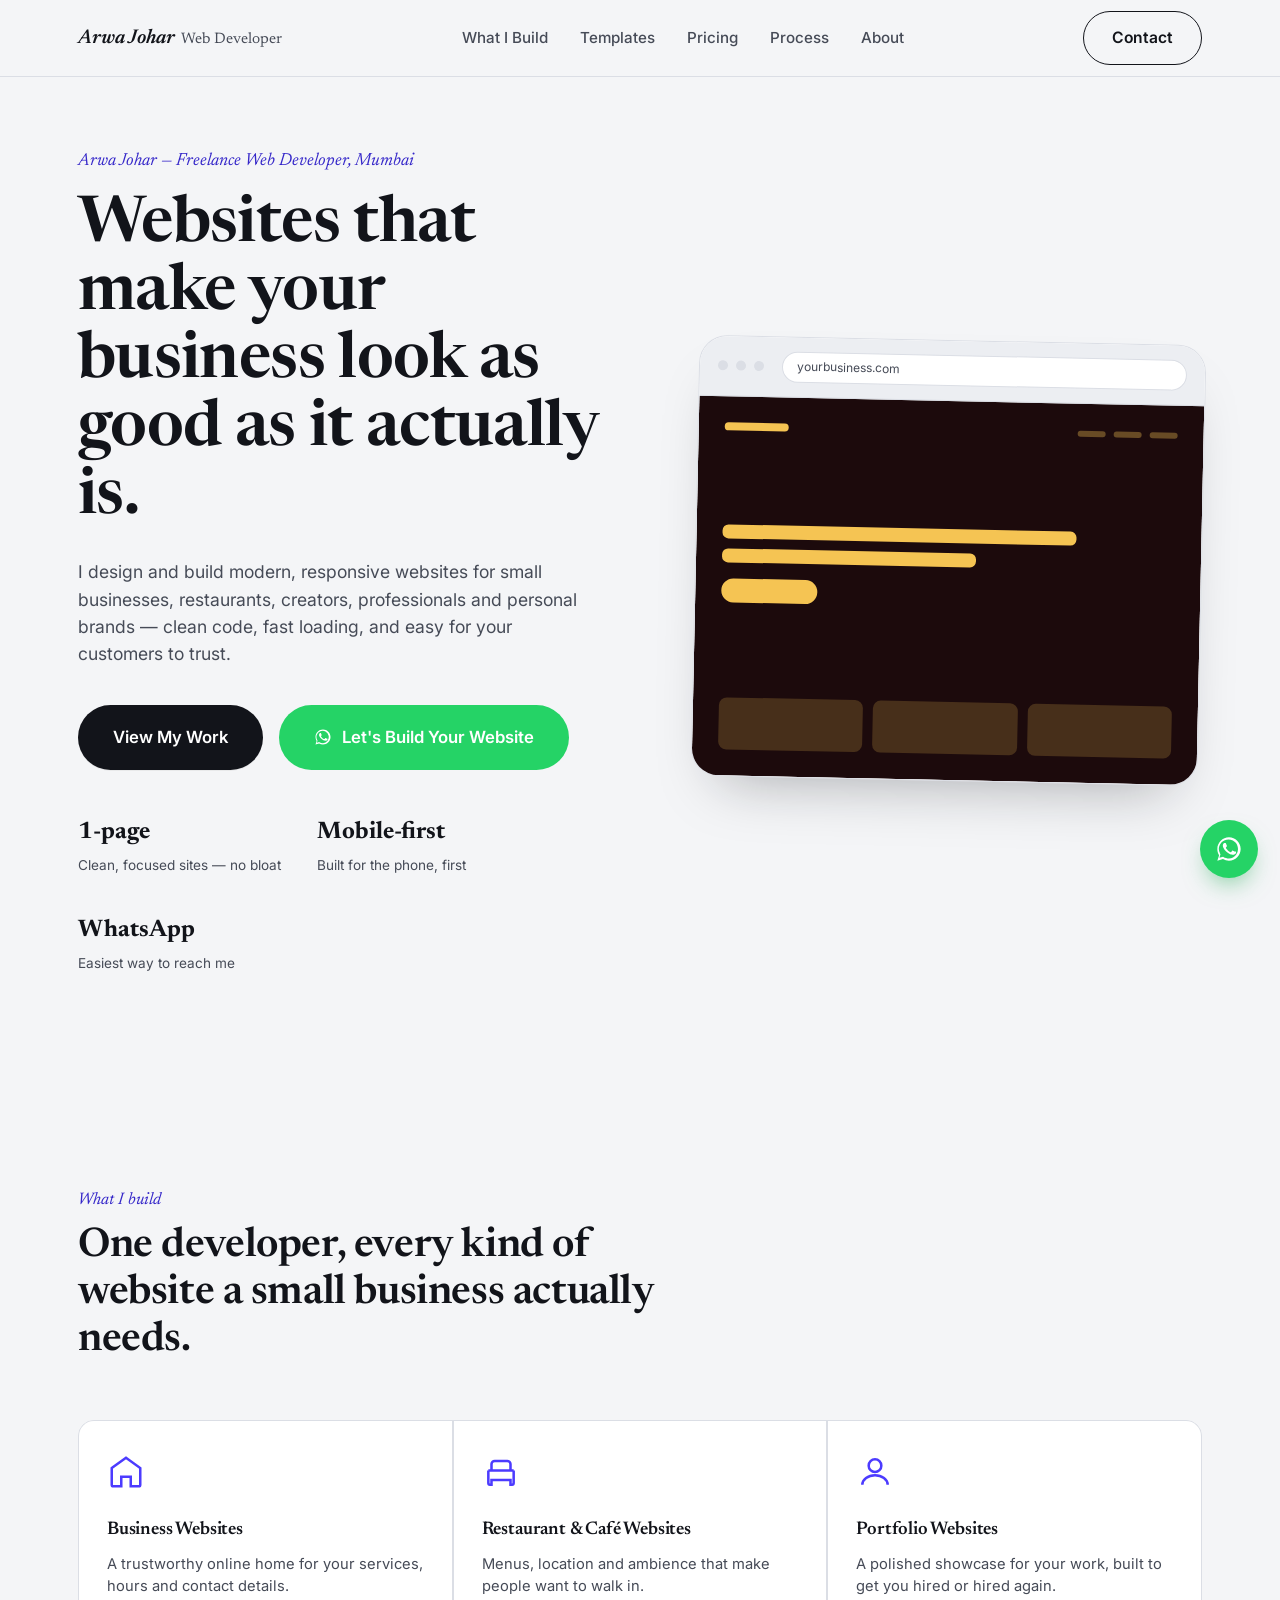
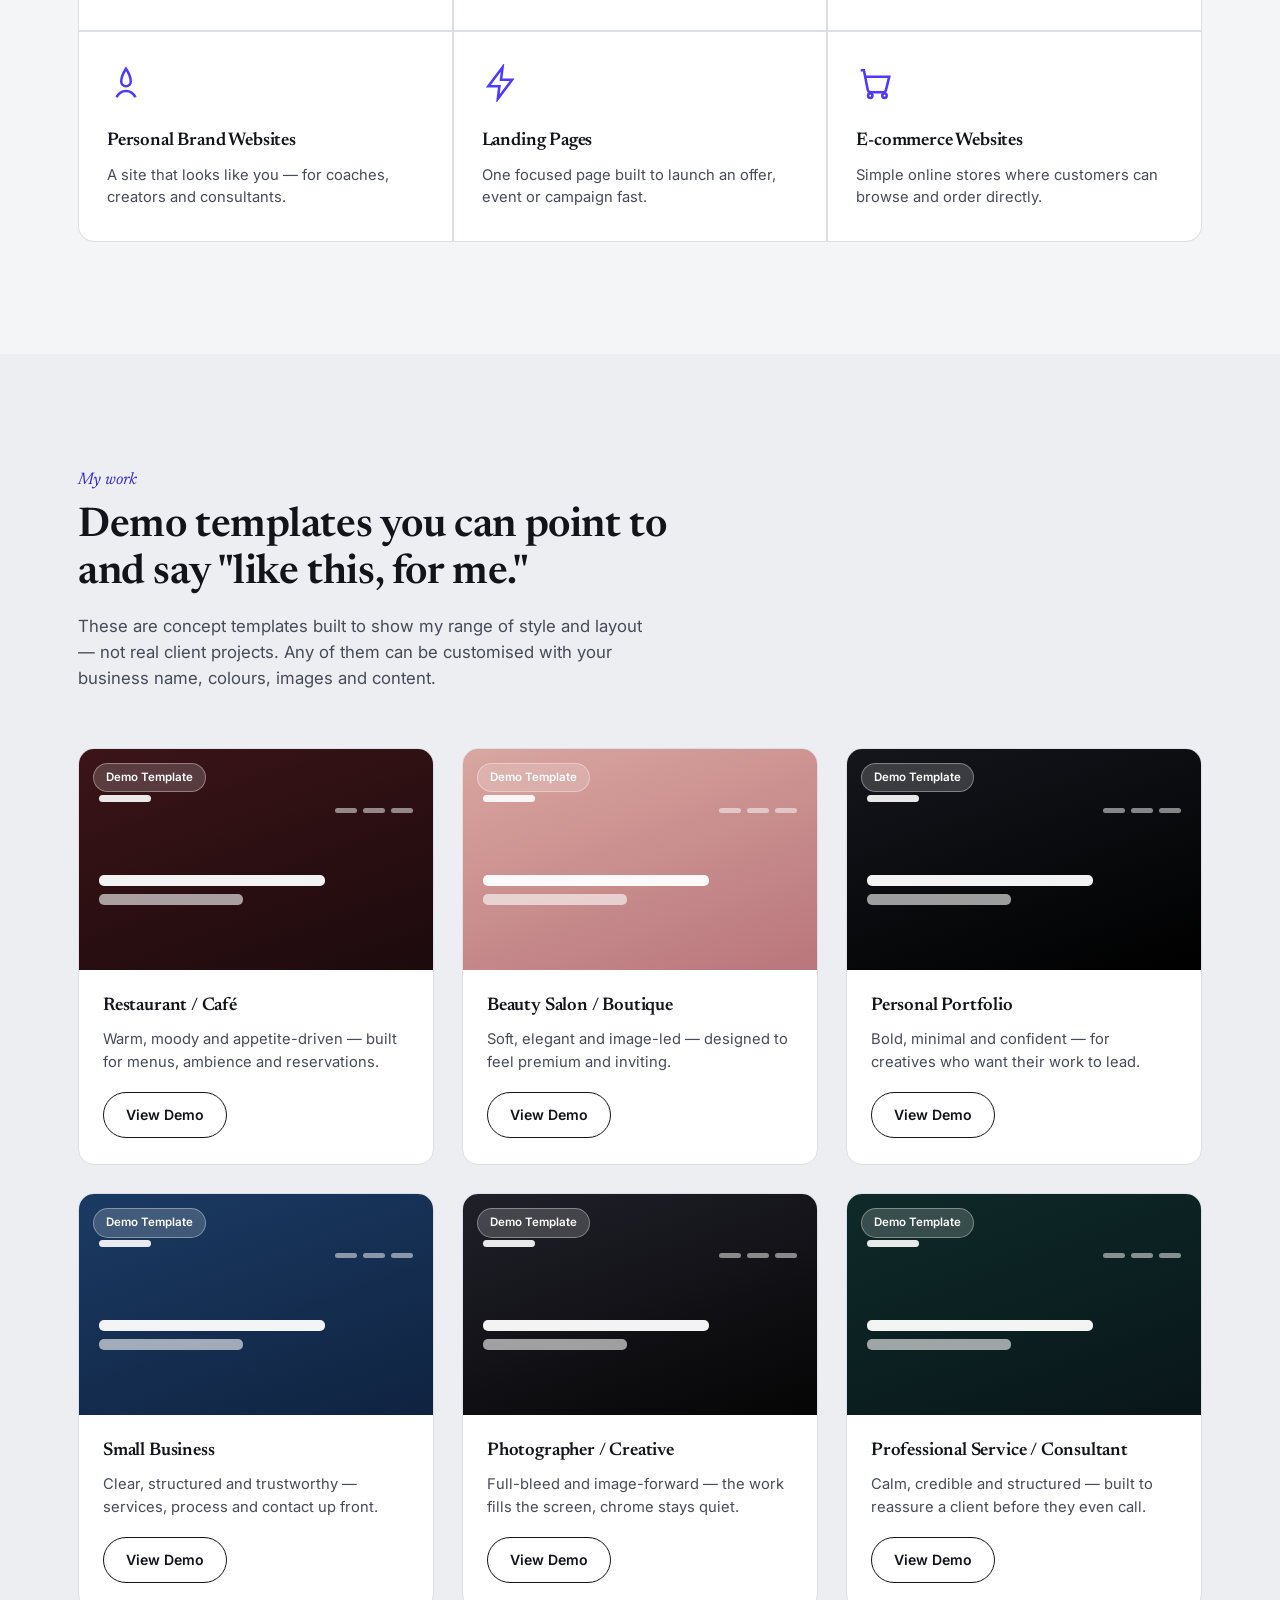
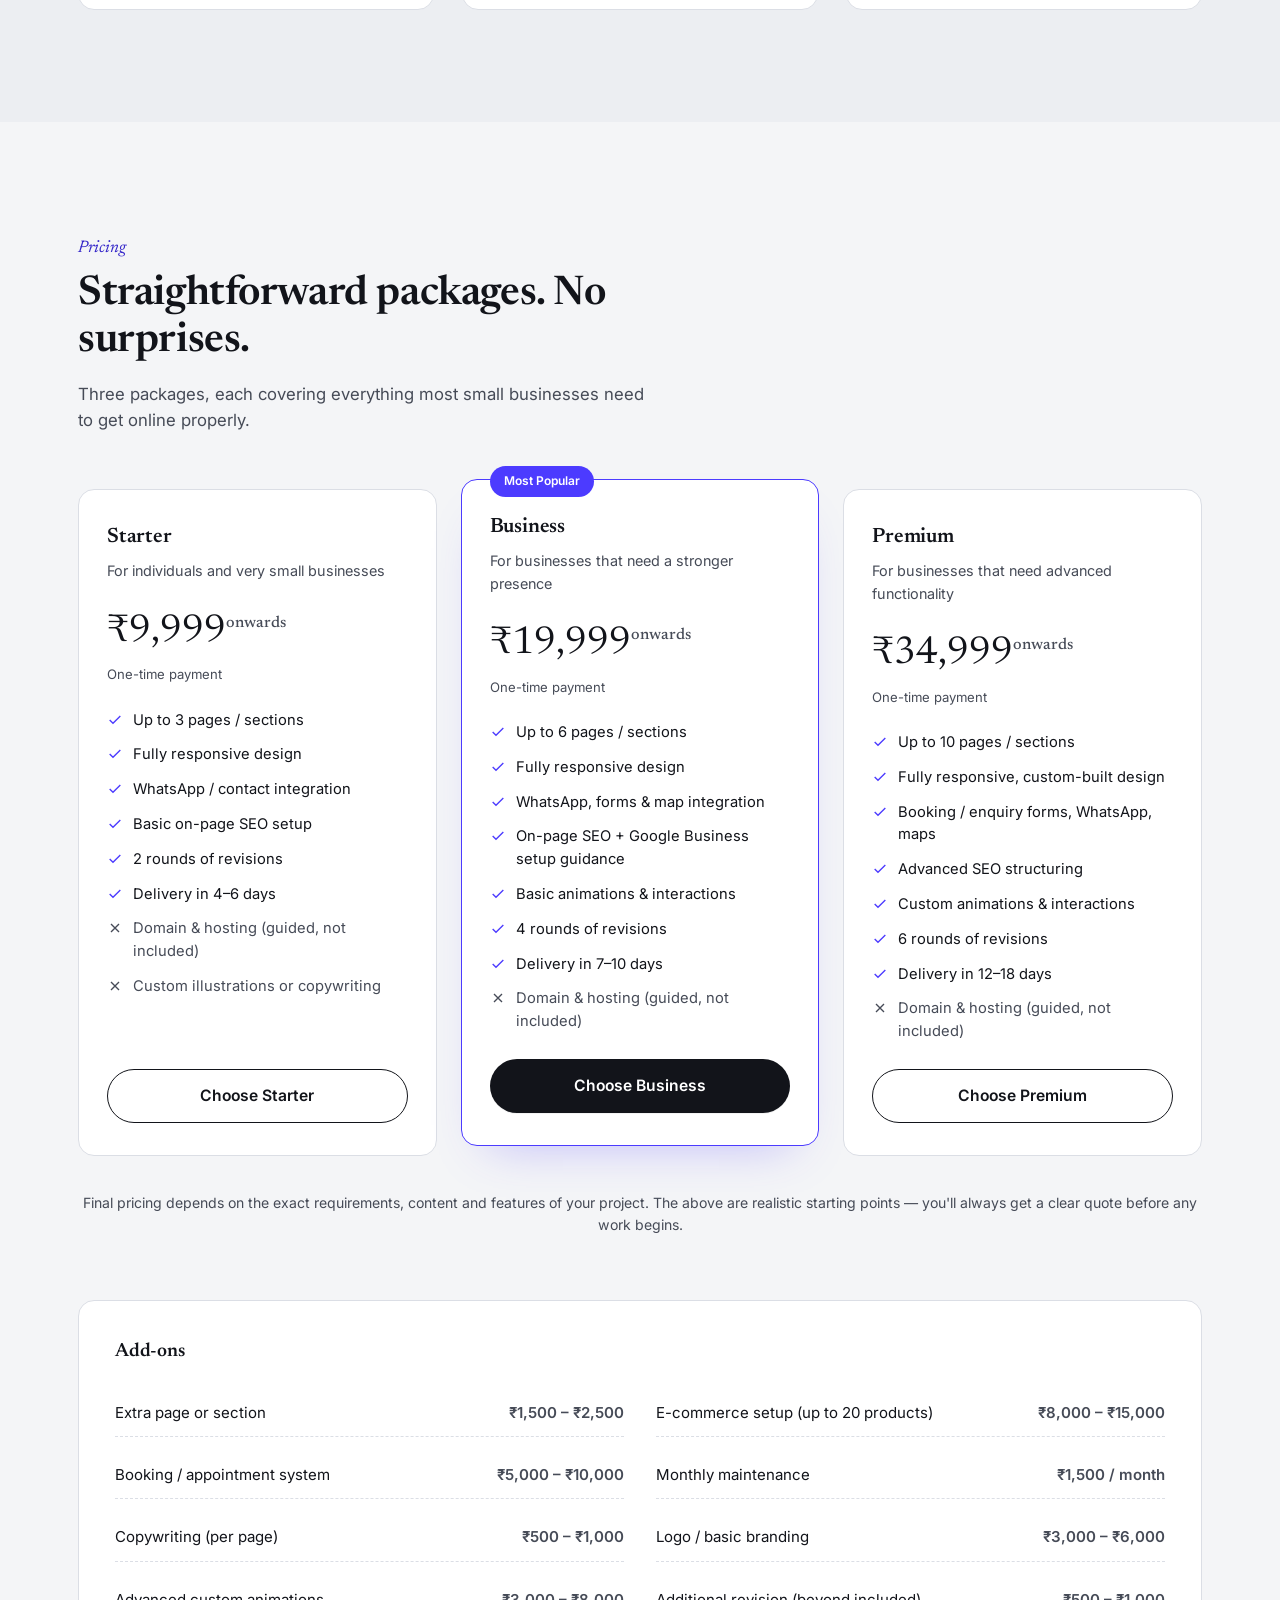
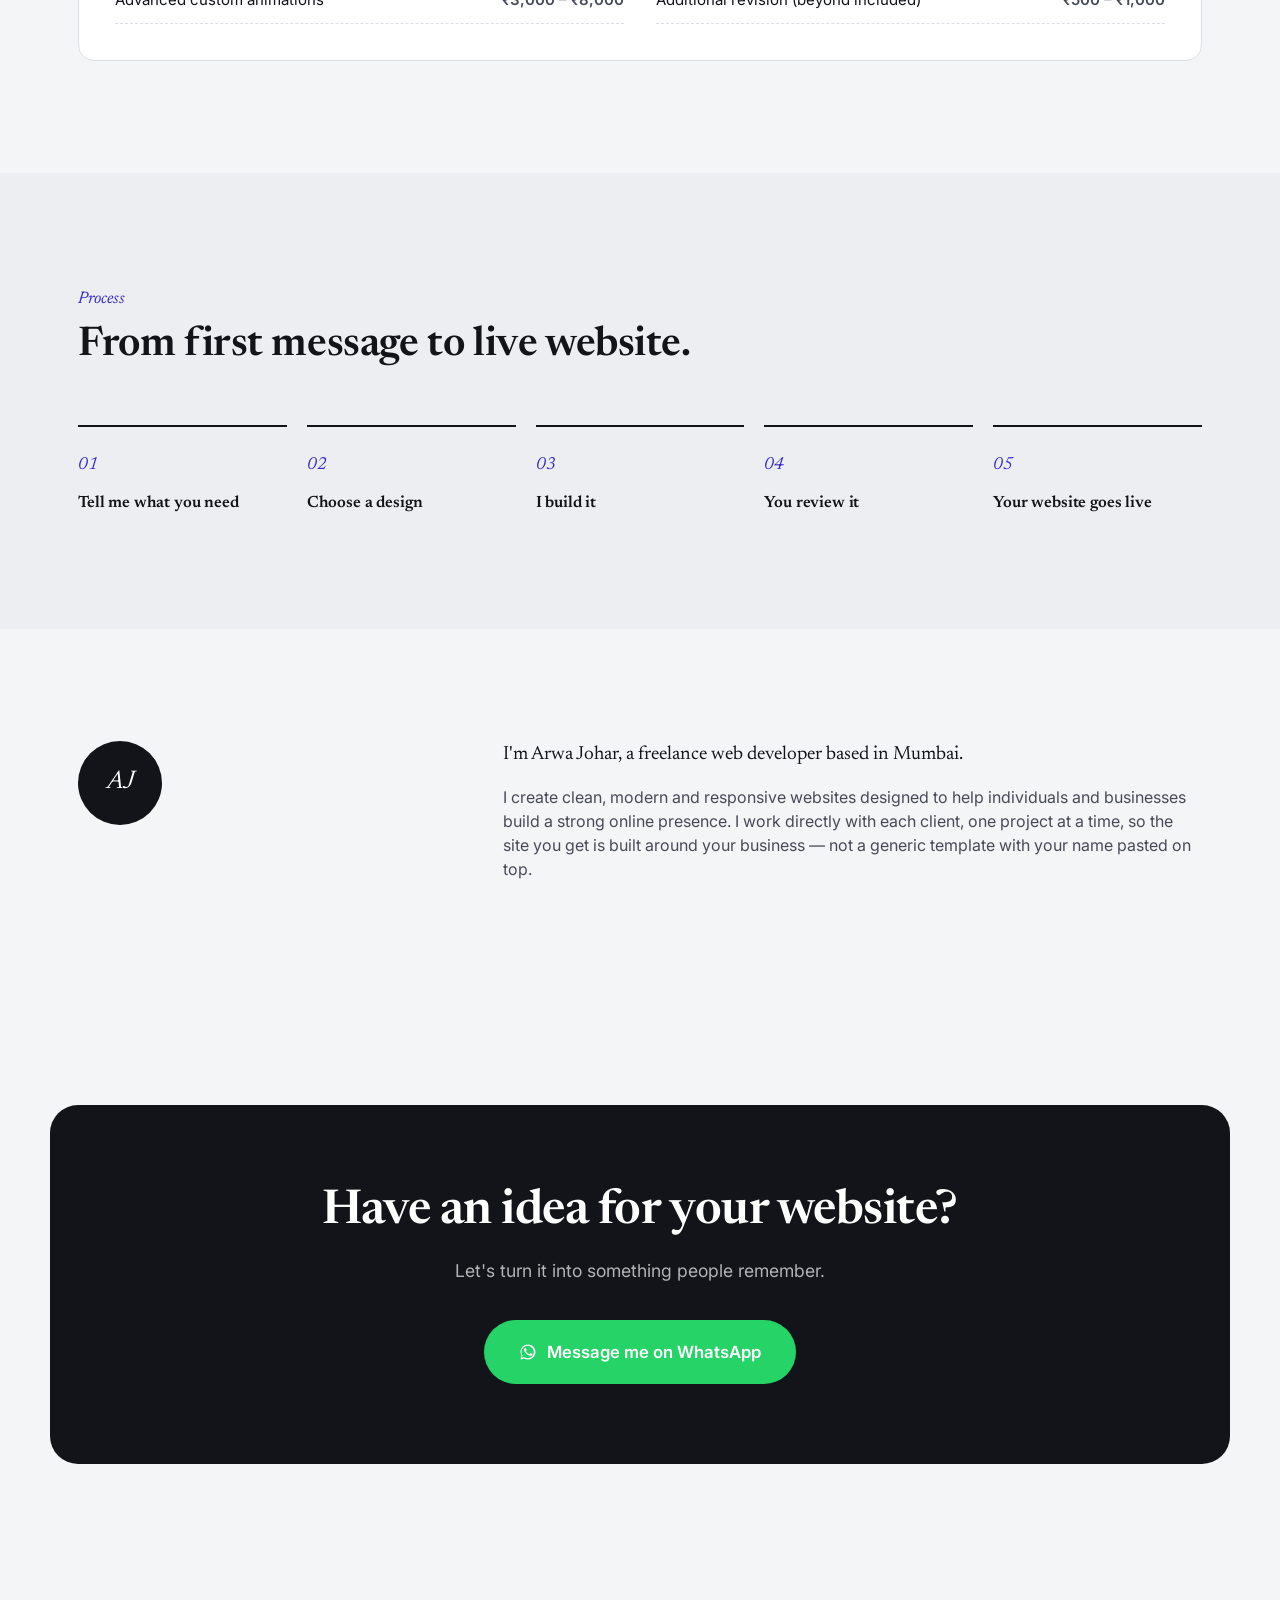
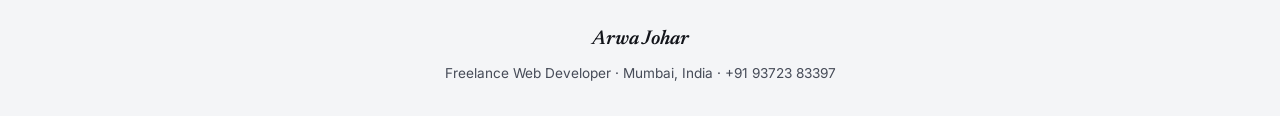
<file: index.html>
<!DOCTYPE html>
<html lang="en">
<head>
<meta charset="UTF-8">
<meta name="viewport" content="width=device-width, initial-scale=1.0">
<title>Arwa Johar | Freelance Web Developer in Mumbai</title>

<meta name="description" content="Arwa Johar is a freelance web developer in Mumbai creating modern, responsive websites for small businesses, restaurants, professionals, creators and personal brands.">

<meta name="keywords" content="freelance web developer Mumbai, web developer Mumbai, website designer Mumbai, website development Mumbai, business website designer, restaurant website designer, freelance website developer India">

<meta name="author" content="Arwa Johar">

<meta name="robots" content="index, follow">

<link rel="canonical" href="https://arwajohar53786-source.github.io/">

<meta property="og:url" content="https://arwajohar53786-source.github.io/">
<meta name="twitter:card" content="summary">
<meta name="twitter:title" content="Arwa Johar | Freelance Web Developer in Mumbai">
<meta name="twitter:description" content="Modern, responsive websites for small businesses, restaurants, professionals, creators and personal brands. Based in Mumbai, India.">

<!-- Open Graph -->
<meta property="og:type" content="website">
<meta property="og:title" content="Arwa Johar | Freelance Web Developer in Mumbai">
<meta property="og:description" content="Modern, responsive websites for small businesses, restaurants, professionals and personal brands. Based in Mumbai, India.">

<link rel="icon" type="image/svg+xml" href="favicon.svg">
<link rel="preconnect" href="https://fonts.googleapis.com">
<link rel="preconnect" href="https://fonts.gstatic.com" crossorigin>
<link href="https://fonts.googleapis.com/css2?family=Newsreader:ital,wght@0,400;0,500;0,600;1,400;1,500&family=Inter:wght@400;500;600;700&display=swap" rel="stylesheet">
<link rel="stylesheet" href="css/style.css">

<script type="application/ld+json">
{
  "@context": "https://schema.org",
  "@type": "ProfessionalService",
  "name": "Arwa Johar — Freelance Web Developer",
  "telephone": "+919372383397",
  "priceRange": "₹₹",
  "areaServed": "IN",
  "address": {
    "@type": "PostalAddress",
    "addressLocality": "Mumbai",
    "addressRegion": "Maharashtra",
    "addressCountry": "IN"
  },
  "founder": {
    "@type": "Person",
    "name": "Arwa Johar",
    "jobTitle": "Freelance Web Developer"
  },
  "makesOffer": [
    { "@type": "Offer", "name": "Starter website package" },
    { "@type": "Offer", "name": "Business website package" },
    { "@type": "Offer", "name": "Premium website package" }
  ]
}
</script>
</head>
<body>

<a class="skip-link" href="#main" style="position:absolute;left:-9999px;top:0;background:#fff;padding:10px 16px;z-index:100;">Skip to content</a>

<header class="site-nav">
  <div class="wrap">
    <a href="#main" class="brand">Arwa Johar<span>Web Developer</span></a>
    <nav id="nav-links" class="nav-links" aria-label="Primary">
      <a href="#build">What I Build</a>
      <a href="#templates">Templates</a>
      <a href="#pricing">Pricing</a>
      <a href="#process">Process</a>
      <a href="#about">About</a>
    </nav>
    <div class="nav-cta">
      <a href="#contact" class="btn btn-outline">Contact</a>
      <button class="nav-toggle" id="navToggle" aria-label="Toggle menu" aria-expanded="false" aria-controls="nav-links">
        <span></span><span></span><span></span>
      </button>
    </div>
  </div>
</header>

<main id="main">

  <!-- ================= HERO ================= -->
  <section class="hero">
    <div class="wrap hero-grid">
      <div>
        <span class="hero-kicker">Arwa Johar — Freelance Web Developer, Mumbai</span>
        <h1>Websites that make your business look as good as it actually is.</h1>
        <p class="hero-sub">I design and build modern, responsive websites for small businesses, restaurants, creators, professionals and personal brands — clean code, fast loading, and easy for your customers to trust.</p>
        <div class="hero-actions">
          <a href="#templates" class="btn btn-primary btn-lg">View My Work</a>
          <a id="hero-whatsapp" href="#" target="_blank" rel="noopener" class="btn btn-whatsapp btn-lg">
            <svg viewBox="0 0 24 24" fill="currentColor" aria-hidden="true"><path d="M17.5 14.4c-.3-.1-1.7-.9-2-1-.3-.1-.5-.1-.7.1-.2.3-.8 1-.9 1.1-.2.2-.3.2-.6.1-.3-.1-1.2-.5-2.3-1.5-.9-.8-1.4-1.7-1.6-2-.2-.3 0-.5.1-.6.1-.1.3-.3.4-.5.1-.1.2-.3.3-.5.1-.2 0-.4 0-.5C10.1 9 9.6 7.7 9.4 7.2c-.2-.4-.4-.4-.6-.4h-.5c-.2 0-.5.1-.7.3-.2.3-.9.9-.9 2.2s1 2.6 1.1 2.7c.1.2 2 3 4.8 4.2.7.3 1.2.5 1.6.6.7.2 1.3.2 1.8.1.5-.1 1.7-.7 1.9-1.3.2-.7.2-1.2.2-1.3-.1-.2-.3-.2-.6-.4Z"/><path d="M12 2C6.5 2 2 6.5 2 12c0 1.9.5 3.7 1.5 5.3L2 22l4.8-1.4A10 10 0 0 0 12 22c5.5 0 10-4.5 10-10S17.5 2 12 2Zm0 18.2c-1.7 0-3.4-.5-4.8-1.3l-.3-.2-3.1.9.9-3-.2-.3A8.2 8.2 0 1 1 12 20.2Z"/></svg>
            Let's Build Your Website
          </a>
        </div>
        <div class="hero-meta">
          <div><strong>1-page</strong><span>Clean, focused sites — no bloat</span></div>
          <div><strong>Mobile-first</strong><span>Built for the phone, first</span></div>
          <div><strong>WhatsApp</strong><span>Easiest way to reach me</span></div>
        </div>
      </div>

      <div class="browser-mock" aria-hidden="true">
        <div class="browser-bar">
          <i></i><i></i><i></i>
          <span class="browser-url">yourbusiness.com</span>
        </div>
        <div class="browser-body" id="mockStage"></div>
      </div>
    </div>
  </section>

  <!-- ================= WHAT I BUILD ================= -->
  <section id="build" class="section-pad">
    <div class="wrap">
      <div class="section-head reveal">
        <span class="eyebrow-label">What I build</span>
        <h2>One developer, every kind of website a small business actually needs.</h2>
      </div>

      <div class="build-grid reveal">
        <div class="build-cell">
          <svg class="icon" viewBox="0 0 24 24" fill="none" stroke="currentColor" stroke-width="1.6"><path d="M3 9.5 12 3l9 6.5V20a1 1 0 0 1-1 1h-5v-6H9v6H4a1 1 0 0 1-1-1V9.5Z"/></svg>
          <h3>Business Websites</h3>
          <p>A trustworthy online home for your services, hours and contact details.</p>
        </div>
        <div class="build-cell">
          <svg class="icon" viewBox="0 0 24 24" fill="none" stroke="currentColor" stroke-width="1.6"><path d="M4 11h16M6 11V7a2 2 0 0 1 2-2h8a2 2 0 0 1 2 2v4M4 11v8a1 1 0 0 0 1 1h1v-3h12v3h1a1 1 0 0 0 1-1v-8"/></svg>
          <h3>Restaurant &amp; Café Websites</h3>
          <p>Menus, location and ambience that make people want to walk in.</p>
        </div>
        <div class="build-cell">
          <svg class="icon" viewBox="0 0 24 24" fill="none" stroke="currentColor" stroke-width="1.6"><circle cx="12" cy="8" r="4"/><path d="M4 20c0-3.3 3.6-6 8-6s8 2.7 8 6"/></svg>
          <h3>Portfolio Websites</h3>
          <p>A polished showcase for your work, built to get you hired or hired again.</p>
        </div>
        <div class="build-cell">
          <svg class="icon" viewBox="0 0 24 24" fill="none" stroke="currentColor" stroke-width="1.6"><path d="M12 3c-2 3-3 5.5-3 8a3 3 0 0 0 6 0c0-2.5-1-5-3-8Z"/><path d="M6 21c1.5-3 3.5-4 6-4s4.5 1 6 4"/></svg>
          <h3>Personal Brand Websites</h3>
          <p>A site that looks like you — for coaches, creators and consultants.</p>
        </div>
        <div class="build-cell">
          <svg class="icon" viewBox="0 0 24 24" fill="none" stroke="currentColor" stroke-width="1.6"><path d="M13 2 4 14h7l-1 8 9-12h-7l1-8Z"/></svg>
          <h3>Landing Pages</h3>
          <p>One focused page built to launch an offer, event or campaign fast.</p>
        </div>
        <div class="build-cell">
          <svg class="icon" viewBox="0 0 24 24" fill="none" stroke="currentColor" stroke-width="1.6"><circle cx="9" cy="20" r="1.4"/><circle cx="18" cy="20" r="1.4"/><path d="M3 4h2l2.4 12.2a2 2 0 0 0 2 1.6h7.6a2 2 0 0 0 2-1.6L21 8H6"/></svg>
          <h3>E-commerce Websites</h3>
          <p>Simple online stores where customers can browse and order directly.</p>
        </div>
      </div>
    </div>
  </section>

  <!-- ================= TEMPLATES ================= -->
  <section id="templates" class="section-pad" style="background:var(--paper-2);">
    <div class="wrap">
      <div class="section-head reveal">
        <span class="eyebrow-label">My work</span>
        <h2>Demo templates you can point to and say "like this, for me."</h2>
        <p>These are concept templates built to show my range of style and layout — not real client projects. Any of them can be customised with your business name, colours, images and content.</p>
      </div>

      <div class="tmpl-grid">
        <!-- Restaurant -->
        <article class="tmpl-card reveal">
          <div class="tmpl-preview theme-restaurant">
            <span class="tmpl-tag">Demo Template</span>
            <div class="p-nav"><span class="p-dot"></span><span class="p-links"><span></span><span></span><span></span></span></div>
            <div class="p-body">
              <div class="p-line w1"></div>
              <div class="p-line w2"></div>
            </div>
          </div>
          <div class="tmpl-body">
            <h3>Restaurant / Café</h3>
            <p>Warm, moody and appetite-driven — built for menus, ambience and reservations.</p>
            <a href="templates/restaurant/index.html" class="btn btn-outline" target="_blank" rel="noopener">View Demo</a>
          </div>
        </article>

        <!-- Salon -->
        <article class="tmpl-card reveal">
          <div class="tmpl-preview theme-salon">
            <span class="tmpl-tag">Demo Template</span>
            <div class="p-nav"><span class="p-dot"></span><span class="p-links"><span></span><span></span><span></span></span></div>
            <div class="p-body">
              <div class="p-line w1"></div>
              <div class="p-line w2"></div>
            </div>
          </div>
          <div class="tmpl-body">
            <h3>Beauty Salon / Boutique</h3>
            <p>Soft, elegant and image-led — designed to feel premium and inviting.</p>
            <a href="templates/salon/index.html" class="btn btn-outline" target="_blank" rel="noopener">View Demo</a>
          </div>
        </article>

        <!-- Portfolio -->
        <article class="tmpl-card reveal">
          <div class="tmpl-preview theme-portfolio">
            <span class="tmpl-tag">Demo Template</span>
            <div class="p-nav"><span class="p-dot"></span><span class="p-links"><span></span><span></span><span></span></span></div>
            <div class="p-body">
              <div class="p-line w1"></div>
              <div class="p-line w2"></div>
            </div>
          </div>
          <div class="tmpl-body">
            <h3>Personal Portfolio</h3>
            <p>Bold, minimal and confident — for creatives who want their work to lead.</p>
            <a href="templates/portfolio/index.html" class="btn btn-outline" target="_blank" rel="noopener">View Demo</a>
          </div>
        </article>

        <!-- Business -->
        <article class="tmpl-card reveal">
          <div class="tmpl-preview theme-business">
            <span class="tmpl-tag">Demo Template</span>
            <div class="p-nav"><span class="p-dot"></span><span class="p-links"><span></span><span></span><span></span></span></div>
            <div class="p-body">
              <div class="p-line w1"></div>
              <div class="p-line w2"></div>
            </div>
          </div>
          <div class="tmpl-body">
            <h3>Small Business</h3>
            <p>Clear, structured and trustworthy — services, process and contact up front.</p>
            <a href="templates/business/index.html" class="btn btn-outline" target="_blank" rel="noopener">View Demo</a>
          </div>
        </article>

        <!-- Creative -->
        <article class="tmpl-card reveal">
          <div class="tmpl-preview theme-creative">
            <span class="tmpl-tag">Demo Template</span>
            <div class="p-nav"><span class="p-dot"></span><span class="p-links"><span></span><span></span><span></span></span></div>
            <div class="p-body">
              <div class="p-line w1"></div>
              <div class="p-line w2"></div>
            </div>
          </div>
          <div class="tmpl-body">
            <h3>Photographer / Creative</h3>
            <p>Full-bleed and image-forward — the work fills the screen, chrome stays quiet.</p>
            <a href="templates/creative/index.html" class="btn btn-outline" target="_blank" rel="noopener">View Demo</a>
          </div>
        </article>

        <!-- Professional -->
        <article class="tmpl-card reveal">
          <div class="tmpl-preview theme-professional">
            <span class="tmpl-tag">Demo Template</span>
            <div class="p-nav"><span class="p-dot"></span><span class="p-links"><span></span><span></span><span></span></span></div>
            <div class="p-body">
              <div class="p-line w1"></div>
              <div class="p-line w2"></div>
            </div>
          </div>
          <div class="tmpl-body">
            <h3>Professional Service / Consultant</h3>
            <p>Calm, credible and structured — built to reassure a client before they even call.</p>
            <a href="templates/professional/index.html" class="btn btn-outline" target="_blank" rel="noopener">View Demo</a>
          </div>
        </article>
      </div>
    </div>
  </section>

  <!-- ================= PRICING ================= -->
  <section id="pricing" class="section-pad">
    <div class="wrap">
      <div class="section-head reveal">
        <span class="eyebrow-label">Pricing</span>
        <h2>Straightforward packages. No surprises.</h2>
        <p>Three packages, each covering everything most small businesses need to get online properly.</p>
      </div>

      <div class="pricing-grid">
        <!-- Starter -->
        <div class="price-card reveal">
          <h3>Starter</h3>
          <p class="price-for">For individuals and very small businesses</p>
          <p class="price-amount">₹9,999<sup>onwards</sup></p>
          <p class="price-note">One-time payment</p>
          <ul class="price-list">
            <li><svg viewBox="0 0 24 24" fill="none" stroke="currentColor" stroke-width="2"><path d="M20 6 9 17l-5-5"/></svg>Up to 3 pages / sections</li>
            <li><svg viewBox="0 0 24 24" fill="none" stroke="currentColor" stroke-width="2"><path d="M20 6 9 17l-5-5"/></svg>Fully responsive design</li>
            <li><svg viewBox="0 0 24 24" fill="none" stroke="currentColor" stroke-width="2"><path d="M20 6 9 17l-5-5"/></svg>WhatsApp / contact integration</li>
            <li><svg viewBox="0 0 24 24" fill="none" stroke="currentColor" stroke-width="2"><path d="M20 6 9 17l-5-5"/></svg>Basic on-page SEO setup</li>
            <li><svg viewBox="0 0 24 24" fill="none" stroke="currentColor" stroke-width="2"><path d="M20 6 9 17l-5-5"/></svg>2 rounds of revisions</li>
            <li><svg viewBox="0 0 24 24" fill="none" stroke="currentColor" stroke-width="2"><path d="M20 6 9 17l-5-5"/></svg>Delivery in 4–6 days</li>
            <li class="not-included"><svg viewBox="0 0 24 24" fill="none" stroke="currentColor" stroke-width="2"><path d="M6 6l12 12M18 6 6 18"/></svg>Domain &amp; hosting (guided, not included)</li>
            <li class="not-included"><svg viewBox="0 0 24 24" fill="none" stroke="currentColor" stroke-width="2"><path d="M6 6l12 12M18 6 6 18"/></svg>Custom illustrations or copywriting</li>
          </ul>
          <a href="#contact" class="btn btn-outline">Choose Starter</a>
        </div>

        <!-- Business -->
        <div class="price-card is-popular reveal">
          <span class="popular-badge">Most Popular</span>
          <h3>Business</h3>
          <p class="price-for">For businesses that need a stronger presence</p>
          <p class="price-amount">₹19,999<sup>onwards</sup></p>
          <p class="price-note">One-time payment</p>
          <ul class="price-list">
            <li><svg viewBox="0 0 24 24" fill="none" stroke="currentColor" stroke-width="2"><path d="M20 6 9 17l-5-5"/></svg>Up to 6 pages / sections</li>
            <li><svg viewBox="0 0 24 24" fill="none" stroke="currentColor" stroke-width="2"><path d="M20 6 9 17l-5-5"/></svg>Fully responsive design</li>
            <li><svg viewBox="0 0 24 24" fill="none" stroke="currentColor" stroke-width="2"><path d="M20 6 9 17l-5-5"/></svg>WhatsApp, forms &amp; map integration</li>
            <li><svg viewBox="0 0 24 24" fill="none" stroke="currentColor" stroke-width="2"><path d="M20 6 9 17l-5-5"/></svg>On-page SEO + Google Business setup guidance</li>
            <li><svg viewBox="0 0 24 24" fill="none" stroke="currentColor" stroke-width="2"><path d="M20 6 9 17l-5-5"/></svg>Basic animations &amp; interactions</li>
            <li><svg viewBox="0 0 24 24" fill="none" stroke="currentColor" stroke-width="2"><path d="M20 6 9 17l-5-5"/></svg>4 rounds of revisions</li>
            <li><svg viewBox="0 0 24 24" fill="none" stroke="currentColor" stroke-width="2"><path d="M20 6 9 17l-5-5"/></svg>Delivery in 7–10 days</li>
            <li class="not-included"><svg viewBox="0 0 24 24" fill="none" stroke="currentColor" stroke-width="2"><path d="M6 6l12 12M18 6 6 18"/></svg>Domain &amp; hosting (guided, not included)</li>
          </ul>
          <a href="#contact" class="btn btn-primary">Choose Business</a>
        </div>

        <!-- Premium -->
        <div class="price-card reveal">
          <h3>Premium</h3>
          <p class="price-for">For businesses that need advanced functionality</p>
          <p class="price-amount">₹34,999<sup>onwards</sup></p>
          <p class="price-note">One-time payment</p>
          <ul class="price-list">
            <li><svg viewBox="0 0 24 24" fill="none" stroke="currentColor" stroke-width="2"><path d="M20 6 9 17l-5-5"/></svg>Up to 10 pages / sections</li>
            <li><svg viewBox="0 0 24 24" fill="none" stroke="currentColor" stroke-width="2"><path d="M20 6 9 17l-5-5"/></svg>Fully responsive, custom-built design</li>
            <li><svg viewBox="0 0 24 24" fill="none" stroke="currentColor" stroke-width="2"><path d="M20 6 9 17l-5-5"/></svg>Booking / enquiry forms, WhatsApp, maps</li>
            <li><svg viewBox="0 0 24 24" fill="none" stroke="currentColor" stroke-width="2"><path d="M20 6 9 17l-5-5"/></svg>Advanced SEO structuring</li>
            <li><svg viewBox="0 0 24 24" fill="none" stroke="currentColor" stroke-width="2"><path d="M20 6 9 17l-5-5"/></svg>Custom animations &amp; interactions</li>
            <li><svg viewBox="0 0 24 24" fill="none" stroke="currentColor" stroke-width="2"><path d="M20 6 9 17l-5-5"/></svg>6 rounds of revisions</li>
            <li><svg viewBox="0 0 24 24" fill="none" stroke="currentColor" stroke-width="2"><path d="M20 6 9 17l-5-5"/></svg>Delivery in 12–18 days</li>
            <li class="not-included"><svg viewBox="0 0 24 24" fill="none" stroke="currentColor" stroke-width="2"><path d="M6 6l12 12M18 6 6 18"/></svg>Domain &amp; hosting (guided, not included)</li>
          </ul>
          <a href="#contact" class="btn btn-outline">Choose Premium</a>
        </div>
      </div>

      <p class="pricing-disclaimer">Final pricing depends on the exact requirements, content and features of your project. The above are realistic starting points — you'll always get a clear quote before any work begins.</p>

      <div class="addons reveal">
        <h3>Add-ons</h3>
        <div class="addons-grid">
          <div class="addon-row"><span>Extra page or section</span><span>₹1,500 – ₹2,500</span></div>
          <div class="addon-row"><span>E-commerce setup (up to 20 products)</span><span>₹8,000 – ₹15,000</span></div>
          <div class="addon-row"><span>Booking / appointment system</span><span>₹5,000 – ₹10,000</span></div>
          <div class="addon-row"><span>Monthly maintenance</span><span>₹1,500 / month</span></div>
          <div class="addon-row"><span>Copywriting (per page)</span><span>₹500 – ₹1,000</span></div>
          <div class="addon-row"><span>Logo / basic branding</span><span>₹3,000 – ₹6,000</span></div>
          <div class="addon-row"><span>Advanced custom animations</span><span>₹3,000 – ₹8,000</span></div>
          <div class="addon-row"><span>Additional revision (beyond included)</span><span>₹500 – ₹1,000</span></div>
        </div>
      </div>
    </div>
  </section>

  <!-- ================= HOW IT WORKS ================= -->
  <section id="process" class="section-pad" style="background:var(--paper-2);">
    <div class="wrap">
      <div class="section-head reveal">
        <span class="eyebrow-label">Process</span>
        <h2>From first message to live website.</h2>
      </div>
      <div class="timeline reveal">
        <div class="tl-step"><span class="tl-num">01</span><h4>Tell me what you need</h4></div>
        <div class="tl-step"><span class="tl-num">02</span><h4>Choose a design</h4></div>
        <div class="tl-step"><span class="tl-num">03</span><h4>I build it</h4></div>
        <div class="tl-step"><span class="tl-num">04</span><h4>You review it</h4></div>
        <div class="tl-step"><span class="tl-num">05</span><h4>Your website goes live</h4></div>
      </div>
    </div>
  </section>

  <!-- ================= ABOUT ================= -->
  <section id="about" class="section-pad">
    <div class="wrap about-block">
      <div class="reveal"><div class="about-mark">AJ</div></div>
      <div class="reveal">
        <p>I'm Arwa Johar, a freelance web developer based in Mumbai.</p>
        <p>I create clean, modern and responsive websites designed to help individuals and businesses build a strong online presence. I work directly with each client, one project at a time, so the site you get is built around your business — not a generic template with your name pasted on top.</p>
      </div>
    </div>
  </section>

  <!-- ================= CONTACT / CTA ================= -->
  <section id="contact" class="section-pad">
    <div class="cta-section reveal">
      <h2>Have an idea for your website?</h2>
      <p class="cta-sub">Let's turn it into something people remember.</p>
      <a id="cta-whatsapp" href="#" target="_blank" rel="noopener" class="btn btn-whatsapp btn-lg">
        <svg viewBox="0 0 24 24" fill="currentColor" aria-hidden="true"><path d="M17.5 14.4c-.3-.1-1.7-.9-2-1-.3-.1-.5-.1-.7.1-.2.3-.8 1-.9 1.1-.2.2-.3.2-.6.1-.3-.1-1.2-.5-2.3-1.5-.9-.8-1.4-1.7-1.6-2-.2-.3 0-.5.1-.6.1-.1.3-.3.4-.5.1-.1.2-.3.3-.5.1-.2 0-.4 0-.5C10.1 9 9.6 7.7 9.4 7.2c-.2-.4-.4-.4-.6-.4h-.5c-.2 0-.5.1-.7.3-.2.3-.9.9-.9 2.2s1 2.6 1.1 2.7c.1.2 2 3 4.8 4.2.7.3 1.2.5 1.6.6.7.2 1.3.2 1.8.1.5-.1 1.7-.7 1.9-1.3.2-.7.2-1.2.2-1.3-.1-.2-.3-.2-.6-.4Z"/><path d="M12 2C6.5 2 2 6.5 2 12c0 1.9.5 3.7 1.5 5.3L2 22l4.8-1.4A10 10 0 0 0 12 22c5.5 0 10-4.5 10-10S17.5 2 12 2Zm0 18.2c-1.7 0-3.4-.5-4.8-1.3l-.3-.2-3.1.9.9-3-.2-.3A8.2 8.2 0 1 1 12 20.2Z"/></svg>
        Message me on WhatsApp
      </a>
    </div>
  </section>

</main>

<footer>
  <div class="wrap">
    <span class="brand">Arwa Johar</span>
    <span>Freelance Web Developer · Mumbai, India · +91 93723 83397</span>
  </div>
</footer>

<a id="float-whatsapp" href="#" target="_blank" rel="noopener" class="float-whatsapp" aria-label="Message on WhatsApp">
  <svg viewBox="0 0 24 24" fill="currentColor" aria-hidden="true"><path d="M17.5 14.4c-.3-.1-1.7-.9-2-1-.3-.1-.5-.1-.7.1-.2.3-.8 1-.9 1.1-.2.2-.3.2-.6.1-.3-.1-1.2-.5-2.3-1.5-.9-.8-1.4-1.7-1.6-2-.2-.3 0-.5.1-.6.1-.1.3-.3.4-.5.1-.1.2-.3.3-.5.1-.2 0-.4 0-.5C10.1 9 9.6 7.7 9.4 7.2c-.2-.4-.4-.4-.6-.4h-.5c-.2 0-.5.1-.7.3-.2.3-.9.9-.9 2.2s1 2.6 1.1 2.7c.1.2 2 3 4.8 4.2.7.3 1.2.5 1.6.6.7.2 1.3.2 1.8.1.5-.1 1.7-.7 1.9-1.3.2-.7.2-1.2.2-1.3-.1-.2-.3-.2-.6-.4Z"/><path d="M12 2C6.5 2 2 6.5 2 12c0 1.9.5 3.7 1.5 5.3L2 22l4.8-1.4A10 10 0 0 0 12 22c5.5 0 10-4.5 10-10S17.5 2 12 2Zm0 18.2c-1.7 0-3.4-.5-4.8-1.3l-.3-.2-3.1.9.9-3-.2-.3A8.2 8.2 0 1 1 12 20.2Z"/></svg>
</a>

<script src="js/script.js"></script>
</body>
</html>
</file>
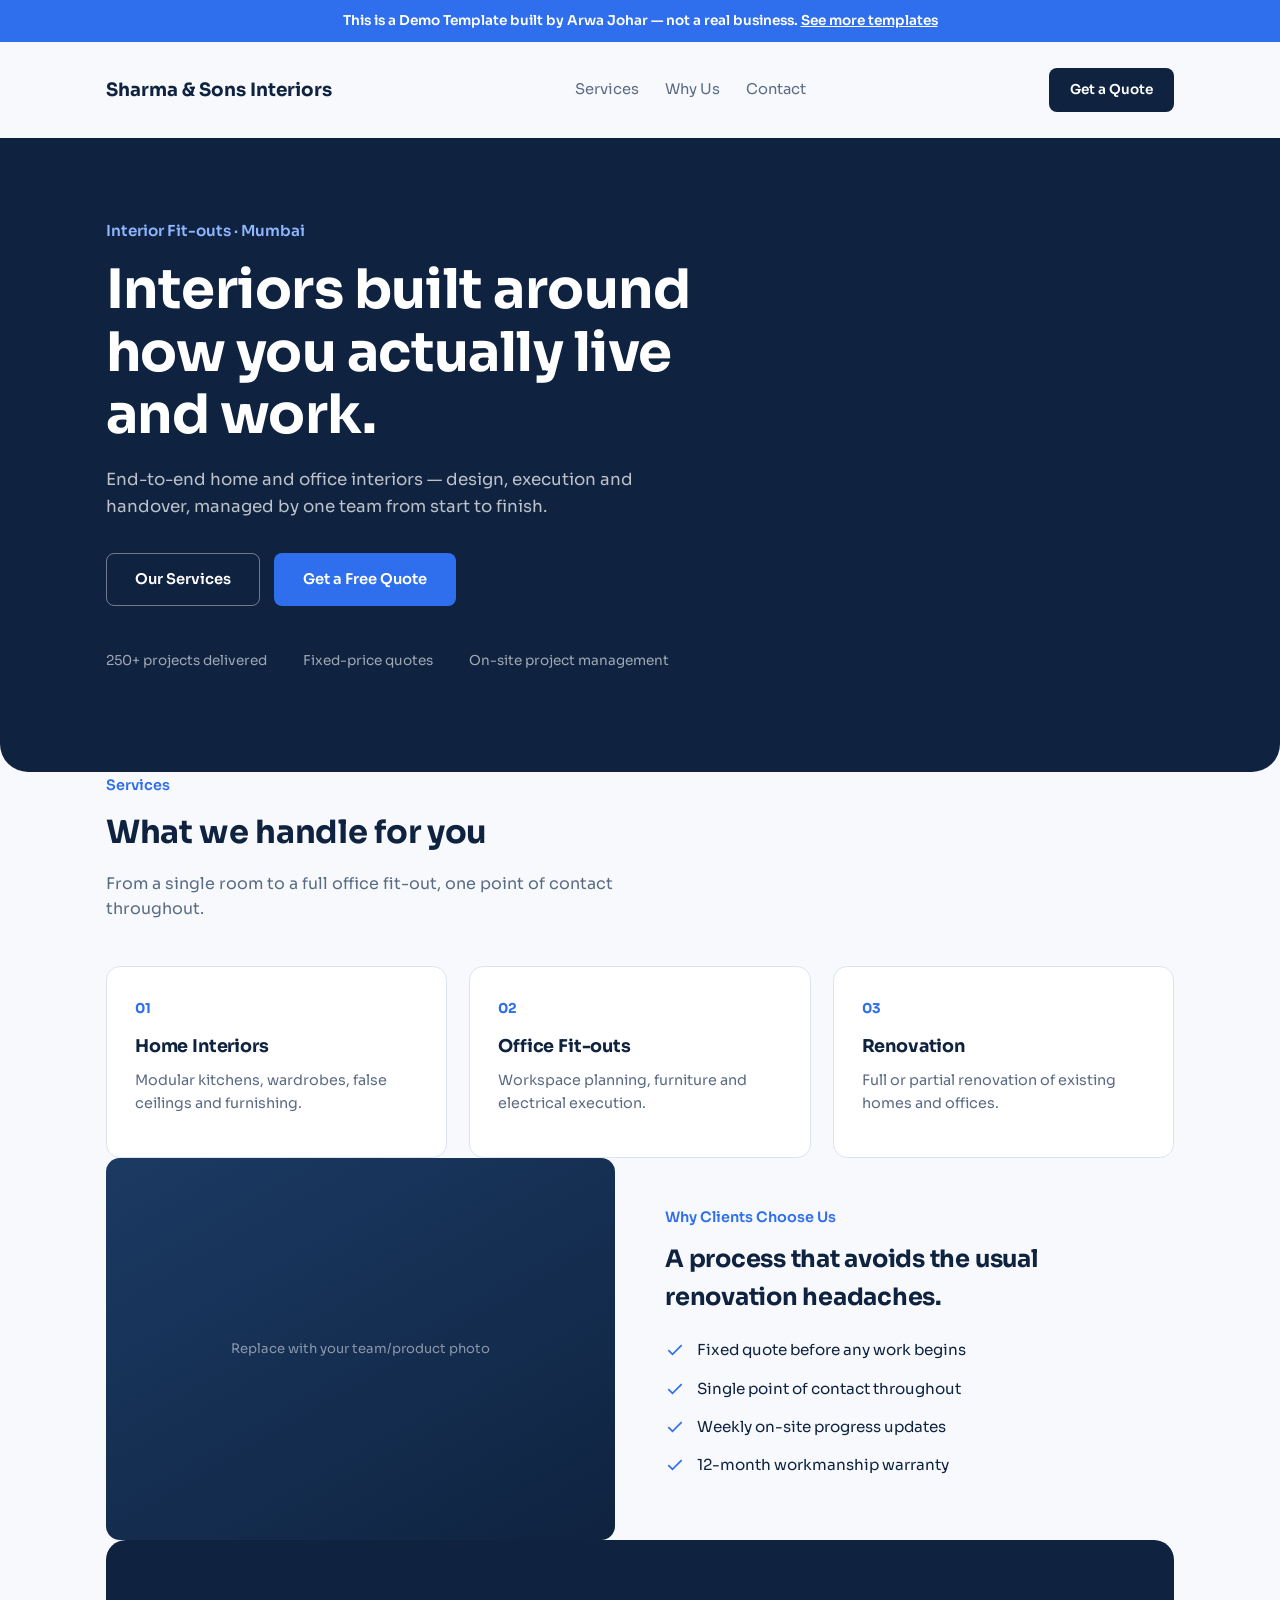
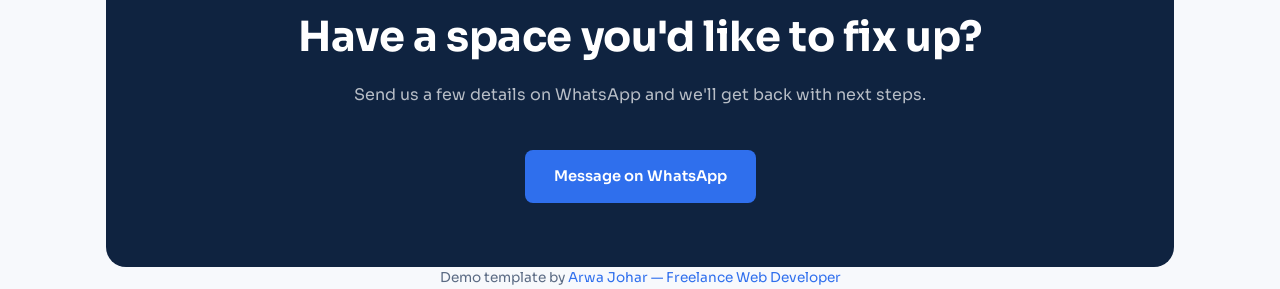
<file: templates/business/index.html>
<!DOCTYPE html>
<html lang="en">
<head>
<meta charset="UTF-8">
<meta name="viewport" content="width=device-width, initial-scale=1.0">
<title>Demo Template — Small Business | by Arwa Johar</title>
<meta name="description" content="A small business website concept template, built by freelance web developer Arwa Johar.">
<meta name="robots" content="noindex, nofollow">
<link rel="preconnect" href="https://fonts.googleapis.com">
<link href="https://fonts.googleapis.com/css2?family=Sora:wght@400;500;600;700&display=swap" rel="stylesheet">
<style>
  :root{
    --bg:#F7F9FC; --navy:#0F2340; --blue:#1B3A63; --accent:#2F6FED; --line:#DDE4EF; --muted:#5B6B84;
    --font:"Sora", sans-serif;
  }
  *,*::before,*::after{box-sizing:border-box;}
  html{scroll-behavior:smooth;}
  body{margin:0;background:var(--bg);color:var(--navy);font-family:var(--font);line-height:1.6;}
  a{color:inherit;text-decoration:none;}
  .wrap{max-width:1120px;margin:0 auto;padding:0 26px;}
  .demo-banner{background:var(--accent);color:#fff;text-align:center;font-size:.85rem;font-weight:600;padding:10px;}
  .demo-banner a{text-decoration:underline;color:#fff;}
  h1,h2,h3{margin:0;font-weight:700;letter-spacing:-.01em;}
  section{padding:96px 0;}
  @media(max-width:700px){section{padding:60px 0;}}

  nav.top{display:flex;justify-content:space-between;align-items:center;padding:26px 0;}
  .brand{font-size:1.15rem;font-weight:700;}
  .nav-links{display:flex;gap:26px;font-size:.92rem;color:var(--muted);}
  .nav-links a:hover{color:var(--navy);}
  @media(max-width:680px){.nav-links{display:none;}}

  .hero{background:var(--navy);color:#fff;border-radius:0 0 28px 28px;padding:80px 0 100px;}
  .hero .tag{color:#8FB6FF;font-size:.95rem;font-weight:600;}
  .hero h1{font-size:clamp(2.3rem,5vw,3.4rem);margin-top:16px;line-height:1.15;max-width:16ch;}
  .hero p{margin-top:20px;max-width:48ch;color:rgba(255,255,255,.72);font-size:1.05rem;}
  .hero-actions{margin-top:32px;display:flex;gap:14px;flex-wrap:wrap;}
  .btn{display:inline-flex;align-items:center;padding:14px 28px;border-radius:8px;font-size:.92rem;font-weight:600;border:1px solid transparent;transition:transform .25s ease,background .25s ease;}
  .btn:hover{transform:translateY(-2px);}
  .btn-solid{background:var(--accent);color:#fff;}
  .btn-solid:hover{background:#1e5fd8;}
  .btn-ghost{border-color:rgba(255,255,255,.4);color:#fff;}
  .btn-ghost:hover{background:rgba(255,255,255,.1);}
  .btn-dark{background:var(--navy);color:#fff;}
  .btn-dark:hover{background:#08182c;}

  .trust-row{display:flex;gap:36px;margin-top:44px;flex-wrap:wrap;color:rgba(255,255,255,.6);font-size:.85rem;}

  .section-label{color:var(--accent);font-size:.9rem;font-weight:600;}
  .section-head{max-width:560px;margin-bottom:44px;}
  .section-head h2{font-size:2rem;margin-top:10px;}
  .section-head p{margin-top:12px;color:var(--muted);}

  .services-grid{display:grid;grid-template-columns:repeat(3,1fr);gap:22px;}
  @media(max-width:820px){.services-grid{grid-template-columns:1fr 1fr;}}
  @media(max-width:560px){.services-grid{grid-template-columns:1fr;}}
  .service-card{background:#fff;border:1px solid var(--line);border-radius:14px;padding:28px;}
  .service-card .num{color:var(--accent);font-weight:700;font-size:.85rem;}
  .service-card h3{margin-top:12px;font-size:1.1rem;}
  .service-card p{margin-top:8px;color:var(--muted);font-size:.9rem;}

  .split{display:grid;grid-template-columns:1fr 1fr;gap:50px;align-items:center;}
  @media(max-width:760px){.split{grid-template-columns:1fr;}}
  .ph{aspect-ratio:4/3;border-radius:14px;background:linear-gradient(150deg,#1B3A63,#0F2340);position:relative;}
  .ph::after{content:"Replace with your team/product photo";position:absolute;inset:0;display:flex;align-items:center;justify-content:center;color:rgba(255,255,255,.5);font-size:.82rem;text-align:center;padding:16px;}
  .checklist li{display:flex;gap:12px;margin-top:14px;font-size:.95rem;}
  .checklist{list-style:none;padding:0;margin-top:22px;}
  .checklist svg{width:20px;flex:none;color:var(--accent);}

  .cta-strip{background:var(--navy);color:#fff;border-radius:20px;padding:64px 44px;text-align:center;}
  .cta-strip h2{font-size:clamp(1.8rem,4vw,2.6rem);}
  .cta-strip p{margin-top:12px;color:rgba(255,255,255,.7);}
  .cta-strip .btn{margin-top:26px;}

  footer{padding:36px 0;text-align:center;font-size:.85rem;color:var(--muted);}
</style>
</head>
<body>

<div class="demo-banner">This is a Demo Template built by Arwa Johar — not a real business. <a href="../../index.html" style="color:#fff;">See more templates</a></div>

<header class="wrap">
  <nav class="top">
    <span class="brand">Sharma &amp; Sons Interiors</span>
    <div class="nav-links">
      <a href="#services">Services</a>
      <a href="#why">Why Us</a>
      <a href="#contact">Contact</a>
    </div>
    <a href="https://wa.me/919372383397?text=Hi%2C%20I%27d%20like%20to%20get%20a%20quote." target="_blank" rel="noopener" class="btn btn-dark" style="padding:10px 20px;font-size:.85rem;">Get a Quote</a>
  </nav>
</header>

<section class="hero">
  <div class="wrap">
    <span class="tag">Interior Fit-outs · Mumbai</span>
    <h1>Interiors built around how you actually live and work.</h1>
    <p>End-to-end home and office interiors — design, execution and handover, managed by one team from start to finish.</p>
    <div class="hero-actions">
      <a href="#services" class="btn btn-ghost">Our Services</a>
      <a href="https://wa.me/919372383397?text=Hi%2C%20I%27d%20like%20to%20get%20a%20quote." target="_blank" rel="noopener" class="btn btn-solid">Get a Free Quote</a>
    </div>
    <div class="trust-row">
      <span>250+ projects delivered</span>
      <span>Fixed-price quotes</span>
      <span>On-site project management</span>
    </div>
  </div>
</section>

<section id="services" class="wrap">
  <div class="section-head">
    <span class="section-label">Services</span>
    <h2>What we handle for you</h2>
    <p>From a single room to a full office fit-out, one point of contact throughout.</p>
  </div>
  <div class="services-grid">
    <div class="service-card"><span class="num">01</span><h3>Home Interiors</h3><p>Modular kitchens, wardrobes, false ceilings and furnishing.</p></div>
    <div class="service-card"><span class="num">02</span><h3>Office Fit-outs</h3><p>Workspace planning, furniture and electrical execution.</p></div>
    <div class="service-card"><span class="num">03</span><h3>Renovation</h3><p>Full or partial renovation of existing homes and offices.</p></div>
  </div>
</section>

<section id="why" class="wrap">
  <div class="split">
    <div class="ph" role="img" aria-label="Placeholder for a completed project photo"></div>
    <div>
      <span class="section-label">Why Clients Choose Us</span>
      <h2 style="margin-top:10px;">A process that avoids the usual renovation headaches.</h2>
      <ul class="checklist">
        <li><svg viewBox="0 0 24 24" fill="none" stroke="currentColor" stroke-width="2"><path d="M20 6 9 17l-5-5"/></svg>Fixed quote before any work begins</li>
        <li><svg viewBox="0 0 24 24" fill="none" stroke="currentColor" stroke-width="2"><path d="M20 6 9 17l-5-5"/></svg>Single point of contact throughout</li>
        <li><svg viewBox="0 0 24 24" fill="none" stroke="currentColor" stroke-width="2"><path d="M20 6 9 17l-5-5"/></svg>Weekly on-site progress updates</li>
        <li><svg viewBox="0 0 24 24" fill="none" stroke="currentColor" stroke-width="2"><path d="M20 6 9 17l-5-5"/></svg>12-month workmanship warranty</li>
      </ul>
    </div>
  </div>
</section>

<section id="contact" class="wrap">
  <div class="cta-strip">
    <h2>Have a space you'd like to fix up?</h2>
    <p>Send us a few details on WhatsApp and we'll get back with next steps.</p>
    <a href="https://wa.me/919372383397?text=Hi%2C%20I%27d%20like%20to%20get%20a%20quote." target="_blank" rel="noopener" class="btn btn-solid">Message on WhatsApp</a>
  </div>
</section>

<footer class="wrap">
  Demo template by <a href="../../index.html" style="color:var(--accent);">Arwa Johar — Freelance Web Developer</a>
</footer>

</body>
</html>
</file>
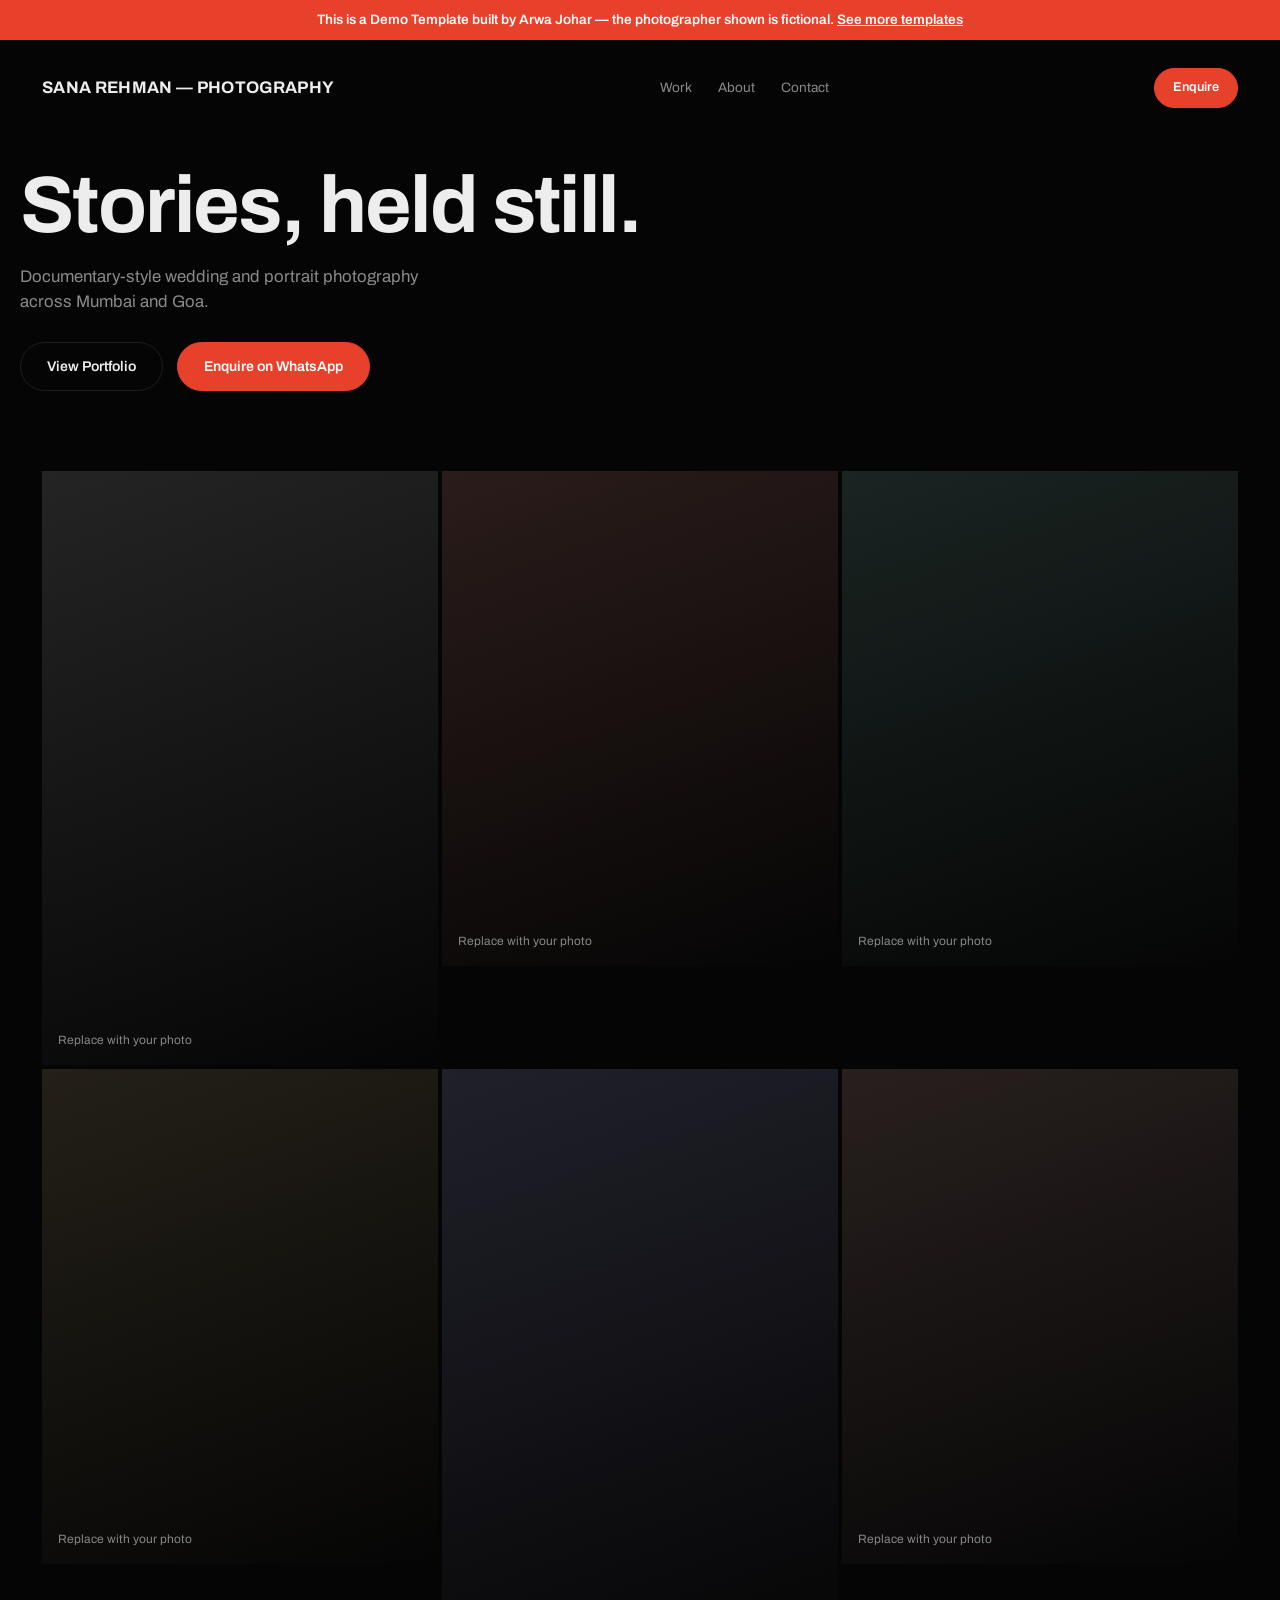
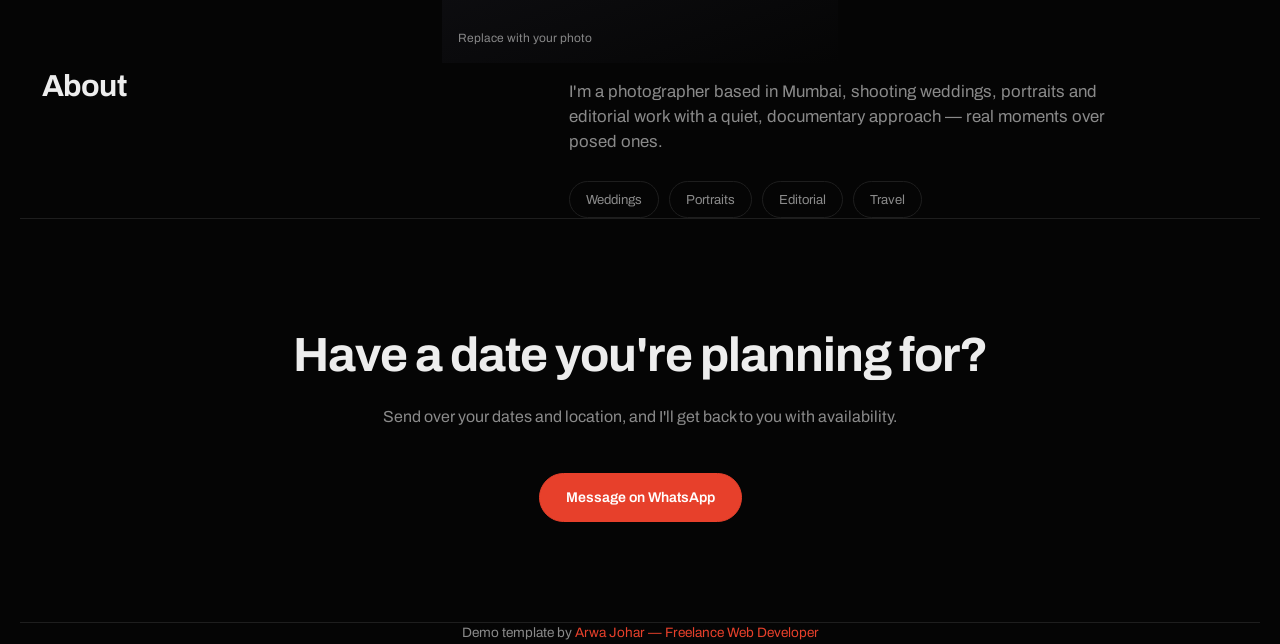
<file: templates/creative/index.html>
<!DOCTYPE html>
<html lang="en">
<head>
<meta charset="UTF-8">
<meta name="viewport" content="width=device-width, initial-scale=1.0">
<title>Demo Template — Photographer / Creative | by Arwa Johar</title>
<meta name="description" content="A photographer / creative portfolio website concept template, built by freelance web developer Arwa Johar.">
<meta name="robots" content="noindex, nofollow">
<link rel="preconnect" href="https://fonts.googleapis.com">
<link href="https://fonts.googleapis.com/css2?family=Archivo:wght@400;500;600;700&display=swap" rel="stylesheet">
<style>
  :root{
    --bg:#050505; --ink:#EDEDED; --muted:#8A8A8A; --accent:#E7402B; --line:#1E1E1E;
    --font:"Archivo", sans-serif;
  }
  *,*::before,*::after{box-sizing:border-box;}
  html{scroll-behavior:smooth;}
  body{margin:0;background:var(--bg);color:var(--ink);font-family:var(--font);line-height:1.5;}
  a{color:inherit;text-decoration:none;}
  .wrap{max-width:1240px;margin:0 auto;padding:0 22px;}
  .demo-banner{background:var(--accent);color:#fff;text-align:center;font-size:.85rem;font-weight:600;padding:10px;}
  .demo-banner a{text-decoration:underline;color:#fff;}
  h1,h2{margin:0;font-weight:700;letter-spacing:-.02em;}

  nav.top{display:flex;justify-content:space-between;align-items:center;padding:28px 0;}
  .brand{font-size:1.05rem;font-weight:700;letter-spacing:.02em;}
  .nav-links{display:flex;gap:26px;font-size:.85rem;color:var(--muted);}
  @media(max-width:640px){.nav-links{display:none;}}

  .hero{padding:30px 0 40px;}
  .hero h1{font-size:clamp(2.6rem,7vw,5rem);max-width:16ch;line-height:1;}
  .hero p{margin-top:18px;color:var(--muted);max-width:44ch;font-size:1.05rem;}
  .hero-actions{margin-top:28px;display:flex;gap:14px;flex-wrap:wrap;}
  .btn{display:inline-flex;align-items:center;padding:13px 26px;border-radius:100px;font-size:.88rem;font-weight:600;border:1px solid var(--line);transition:transform .25s ease,background .25s ease;}
  .btn:hover{transform:translateY(-2px);}
  .btn-solid{background:var(--accent);border-color:var(--accent);color:#fff;}
  .btn-solid:hover{background:#c9331f;}
  .btn-ghost{color:var(--ink);}
  .btn-ghost:hover{border-color:var(--ink);}

  .gallery{display:grid;grid-template-columns:repeat(3,1fr);gap:4px;margin-top:40px;}
  @media(max-width:820px){.gallery{grid-template-columns:repeat(2,1fr);}}
  .g-item{aspect-ratio:4/5;position:relative;overflow:hidden;}
  .g-item::after{content:attr(data-label);position:absolute;inset:0;display:flex;align-items:flex-end;padding:16px;color:rgba(237,237,237,.55);font-size:.75rem;}
  .g-item.tall{aspect-ratio:4/6;}
  .g1{background:linear-gradient(160deg,#242424,#050505);}
  .g2{background:linear-gradient(160deg,#2a1c1a,#050505);}
  .g3{background:linear-gradient(160deg,#1a2422,#050505);}
  .g4{background:linear-gradient(160deg,#242018,#050505);}
  .g5{background:linear-gradient(160deg,#20202a,#050505);}
  .g6{background:linear-gradient(160deg,#28201f,#050505);}

  section{padding:80px 0;}
  .about-split{display:grid;grid-template-columns:1fr 1.4fr;gap:50px;align-items:start;}
  @media(max-width:760px){.about-split{grid-template-columns:1fr;}}
  .about-split h2{font-size:1.9rem;}
  .about-split p{margin-top:16px;color:var(--muted);font-size:1.05rem;max-width:56ch;}
  .genres{margin-top:26px;display:flex;flex-wrap:wrap;gap:10px;}
  .genres span{border:1px solid var(--line);padding:8px 16px;border-radius:100px;font-size:.82rem;color:var(--muted);}

  .cta-block{text-align:center;padding:100px 0;border-top:1px solid var(--line);}
  .cta-block h2{font-size:clamp(2rem,5vw,3rem);}
  .cta-block p{margin-top:14px;color:var(--muted);}
  .cta-block .btn{margin-top:28px;}

  footer{padding:34px 0;text-align:center;font-size:.85rem;color:var(--muted);border-top:1px solid var(--line);}
</style>
</head>
<body>

<div class="demo-banner">This is a Demo Template built by Arwa Johar — the photographer shown is fictional. <a href="../../index.html" style="color:#fff;">See more templates</a></div>

<header class="wrap">
  <nav class="top">
    <span class="brand">SANA REHMAN — PHOTOGRAPHY</span>
    <div class="nav-links">
      <a href="#work">Work</a>
      <a href="#about">About</a>
      <a href="#contact">Contact</a>
    </div>
    <a href="https://wa.me/919372383397?text=Hi%2C%20I%27d%20like%20a%20photography%20website%20like%20this." target="_blank" rel="noopener" class="btn btn-solid" style="padding:9px 18px;font-size:.8rem;">Enquire</a>
  </nav>
</header>

<section class="hero wrap">
  <h1>Stories, held still.</h1>
  <p>Documentary-style wedding and portrait photography across Mumbai and Goa.</p>
  <div class="hero-actions">
    <a href="#work" class="btn btn-ghost">View Portfolio</a>
    <a href="https://wa.me/919372383397?text=Hi%2C%20I%27d%20like%20a%20photography%20website%20like%20this." target="_blank" rel="noopener" class="btn btn-solid">Enquire on WhatsApp</a>
  </div>
</section>

<section id="work" class="wrap">
  <div class="gallery" role="img" aria-label="Placeholder photography gallery">
    <div class="g-item tall g1" data-label="Replace with your photo"></div>
    <div class="g-item g2" data-label="Replace with your photo"></div>
    <div class="g-item g3" data-label="Replace with your photo"></div>
    <div class="g-item g4" data-label="Replace with your photo"></div>
    <div class="g-item tall g5" data-label="Replace with your photo"></div>
    <div class="g-item g6" data-label="Replace with your photo"></div>
  </div>
</section>

<section id="about" class="wrap">
  <div class="about-split">
    <h2>About</h2>
    <div>
      <p>I'm a photographer based in Mumbai, shooting weddings, portraits and editorial work with a quiet, documentary approach — real moments over posed ones.</p>
      <div class="genres">
        <span>Weddings</span><span>Portraits</span><span>Editorial</span><span>Travel</span>
      </div>
    </div>
  </div>
</section>

<section id="contact" class="cta-block wrap">
  <h2>Have a date you're planning for?</h2>
  <p>Send over your dates and location, and I'll get back to you with availability.</p>
  <a href="https://wa.me/919372383397?text=Hi%2C%20I%27d%20like%20a%20photography%20website%20like%20this." target="_blank" rel="noopener" class="btn btn-solid">Message on WhatsApp</a>
</section>

<footer class="wrap">
  Demo template by <a href="../../index.html" style="color:var(--accent);">Arwa Johar — Freelance Web Developer</a>
</footer>

</body>
</html>
</file>
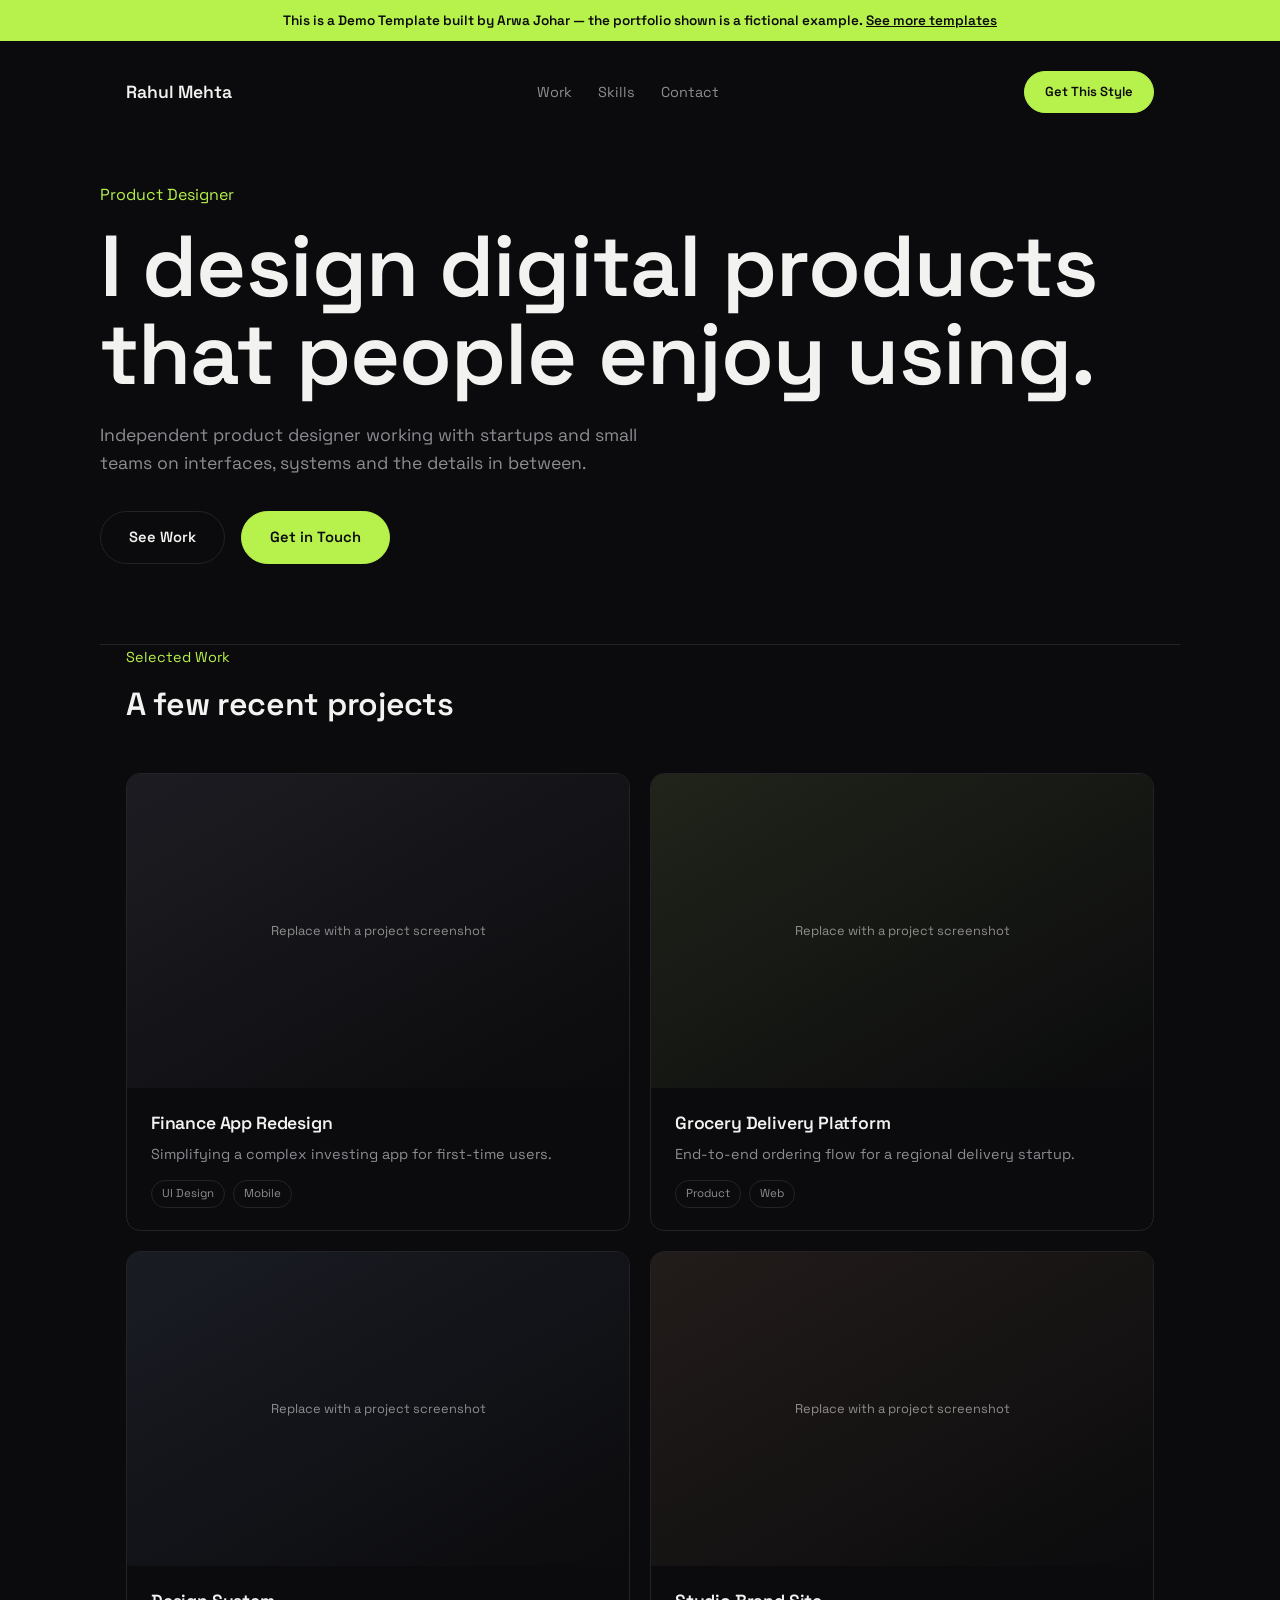
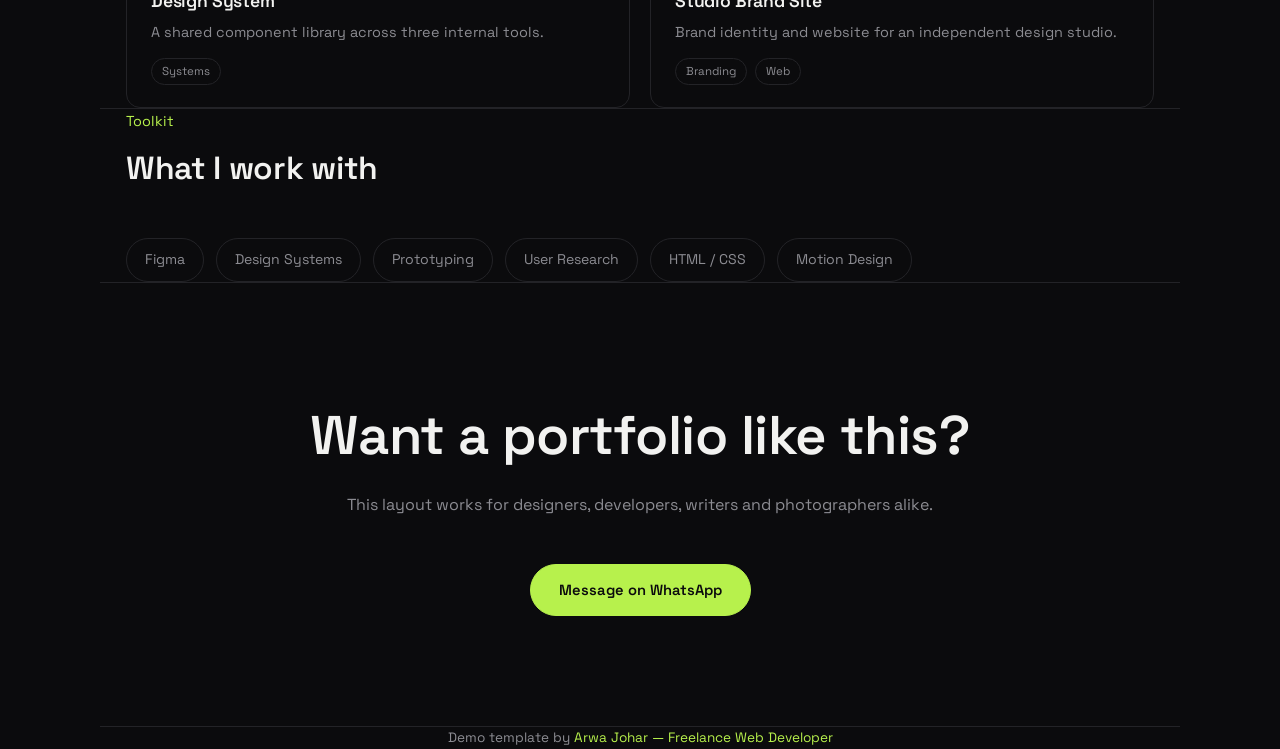
<file: templates/portfolio/index.html>
<!DOCTYPE html>
<html lang="en">
<head>
<meta charset="UTF-8">
<meta name="viewport" content="width=device-width, initial-scale=1.0">
<title>Demo Template — Personal Portfolio | by Arwa Johar</title>
<meta name="description" content="A personal portfolio website concept template, built by freelance web developer Arwa Johar.">
<meta name="robots" content="noindex, nofollow">
<link rel="preconnect" href="https://fonts.googleapis.com">
<link href="https://fonts.googleapis.com/css2?family=Space+Grotesk:wght@400;500;600;700&display=swap" rel="stylesheet">
<style>
  :root{
    --bg:#0B0B0D; --ink:#F2F2F0; --muted:#8C8C92; --line:#232327; --accent:#B7F14C;
    --font:"Space Grotesk", sans-serif;
  }
  *,*::before,*::after{box-sizing:border-box;}
  html{scroll-behavior:smooth;}
  body{margin:0;background:var(--bg);color:var(--ink);font-family:var(--font);line-height:1.55;}
  a{color:inherit;text-decoration:none;}
  .wrap{max-width:1080px;margin:0 auto;padding:0 26px;}
  .demo-banner{background:var(--accent);color:#0B0B0D;text-align:center;font-size:.85rem;font-weight:600;padding:10px;}
  .demo-banner a{text-decoration:underline;}
  h1,h2,h3{margin:0;font-weight:600;letter-spacing:-.01em;}
  section{padding:100px 0;border-top:1px solid var(--line);}
  @media(max-width:700px){section{padding:64px 0;}}

  nav.top{display:flex;justify-content:space-between;align-items:center;padding:30px 0;border-top:none;}
  .brand{font-size:1.1rem;font-weight:600;}
  .nav-links{display:flex;gap:26px;font-size:.9rem;color:var(--muted);}
  .nav-links a:hover{color:var(--ink);}
  @media(max-width:640px){.nav-links{display:none;}}

  .hero{padding:40px 0 80px;border-top:none;}
  .hero .role{color:var(--accent);font-size:1rem;}
  .hero h1{font-size:clamp(2.8rem,7vw,5.4rem);margin-top:14px;line-height:1.02;}
  .hero p{max-width:52ch;margin-top:24px;color:var(--muted);font-size:1.1rem;}
  .hero-actions{margin-top:34px;display:flex;gap:16px;flex-wrap:wrap;}
  .btn{display:inline-flex;align-items:center;padding:14px 28px;border-radius:100px;font-size:.92rem;font-weight:600;border:1px solid var(--line);transition:transform .25s ease,background .25s ease,color .25s ease;}
  .btn:hover{transform:translateY(-2px);}
  .btn-solid{background:var(--accent);color:#0B0B0D;border-color:var(--accent);}
  .btn-solid:hover{background:#c8ff66;}
  .btn-ghost{color:var(--ink);}
  .btn-ghost:hover{border-color:var(--ink);}

  .section-label{color:var(--accent);font-size:.9rem;}
  .section-head{margin-bottom:44px;}
  .section-head h2{font-size:2rem;margin-top:10px;}

  .work-grid{display:grid;grid-template-columns:repeat(2,1fr);gap:20px;}
  @media(max-width:700px){.work-grid{grid-template-columns:1fr;}}
  .work-card{border:1px solid var(--line);border-radius:14px;overflow:hidden;transition:transform .3s ease;}
  .work-card:hover{transform:translateY(-4px);}
  .work-visual{aspect-ratio:16/10;position:relative;}
  .work-visual::after{content:attr(data-label);position:absolute;inset:0;display:flex;align-items:center;justify-content:center;color:rgba(242,242,240,.55);font-size:.8rem;text-align:center;padding:16px;}
  .wv1{background:linear-gradient(150deg,#1c1c22,#0B0B0D);}
  .wv2{background:linear-gradient(150deg,#20241a,#0B0B0D);}
  .wv3{background:linear-gradient(150deg,#1a1c24,#0B0B0D);}
  .wv4{background:linear-gradient(150deg,#221c1a,#0B0B0D);}
  .work-body{padding:22px 24px;}
  .work-body h3{font-size:1.1rem;}
  .work-body p{margin-top:6px;color:var(--muted);font-size:.9rem;}
  .work-body .tags{margin-top:14px;display:flex;gap:8px;flex-wrap:wrap;}
  .work-body .tags span{font-size:.72rem;padding:4px 10px;border-radius:100px;border:1px solid var(--line);color:var(--muted);}

  .skills{display:flex;flex-wrap:wrap;gap:12px;}
  .skills span{padding:10px 18px;border:1px solid var(--line);border-radius:100px;font-size:.88rem;color:var(--muted);}

  .contact-cta{text-align:center;padding:110px 0;}
  .contact-cta h2{font-size:clamp(2.2rem,5vw,3.4rem);}
  .contact-cta p{margin-top:16px;color:var(--muted);}
  .contact-cta .btn{margin-top:30px;}

  footer{padding:36px 0;text-align:center;font-size:.85rem;color:var(--muted);border-top:1px solid var(--line);}
</style>
</head>
<body>

<div class="demo-banner">This is a Demo Template built by Arwa Johar — the portfolio shown is a fictional example. <a href="../../index.html" style="color:#0B0B0D;">See more templates</a></div>

<header class="wrap">
  <nav class="top">
    <span class="brand">Rahul Mehta</span>
    <div class="nav-links">
      <a href="#work">Work</a>
      <a href="#skills">Skills</a>
      <a href="#contact">Contact</a>
    </div>
    <a href="https://wa.me/919372383397?text=Hi%2C%20I%27d%20like%20a%20portfolio%20website%20like%20this." target="_blank" rel="noopener" class="btn btn-solid" style="padding:10px 20px;font-size:.82rem;">Get This Style</a>
  </nav>
</header>

<section class="hero wrap">
  <span class="role">Product Designer</span>
  <h1>I design digital products that people enjoy using.</h1>
  <p>Independent product designer working with startups and small teams on interfaces, systems and the details in between.</p>
  <div class="hero-actions">
    <a href="#work" class="btn btn-ghost">See Work</a>
    <a href="#contact" class="btn btn-solid">Get in Touch</a>
  </div>
</section>

<section id="work" class="wrap">
  <div class="section-head">
    <span class="section-label">Selected Work</span>
    <h2>A few recent projects</h2>
  </div>
  <div class="work-grid">
    <div class="work-card">
      <div class="work-visual wv1" data-label="Replace with a project screenshot"></div>
      <div class="work-body"><h3>Finance App Redesign</h3><p>Simplifying a complex investing app for first-time users.</p><div class="tags"><span>UI Design</span><span>Mobile</span></div></div>
    </div>
    <div class="work-card">
      <div class="work-visual wv2" data-label="Replace with a project screenshot"></div>
      <div class="work-body"><h3>Grocery Delivery Platform</h3><p>End-to-end ordering flow for a regional delivery startup.</p><div class="tags"><span>Product</span><span>Web</span></div></div>
    </div>
    <div class="work-card">
      <div class="work-visual wv3" data-label="Replace with a project screenshot"></div>
      <div class="work-body"><h3>Design System</h3><p>A shared component library across three internal tools.</p><div class="tags"><span>Systems</span></div></div>
    </div>
    <div class="work-card">
      <div class="work-visual wv4" data-label="Replace with a project screenshot"></div>
      <div class="work-body"><h3>Studio Brand Site</h3><p>Brand identity and website for an independent design studio.</p><div class="tags"><span>Branding</span><span>Web</span></div></div>
    </div>
  </div>
</section>

<section id="skills" class="wrap">
  <div class="section-head">
    <span class="section-label">Toolkit</span>
    <h2>What I work with</h2>
  </div>
  <div class="skills">
    <span>Figma</span><span>Design Systems</span><span>Prototyping</span><span>User Research</span><span>HTML / CSS</span><span>Motion Design</span>
  </div>
</section>

<section id="contact" class="contact-cta wrap">
  <h2>Want a portfolio like this?</h2>
  <p>This layout works for designers, developers, writers and photographers alike.</p>
  <a href="https://wa.me/919372383397?text=Hi%2C%20I%27d%20like%20a%20portfolio%20website%20like%20this." target="_blank" rel="noopener" class="btn btn-solid">Message on WhatsApp</a>
</section>

<footer class="wrap">
  Demo template by <a href="../../index.html" style="color:var(--accent);">Arwa Johar — Freelance Web Developer</a>
</footer>

</body>
</html>
</file>
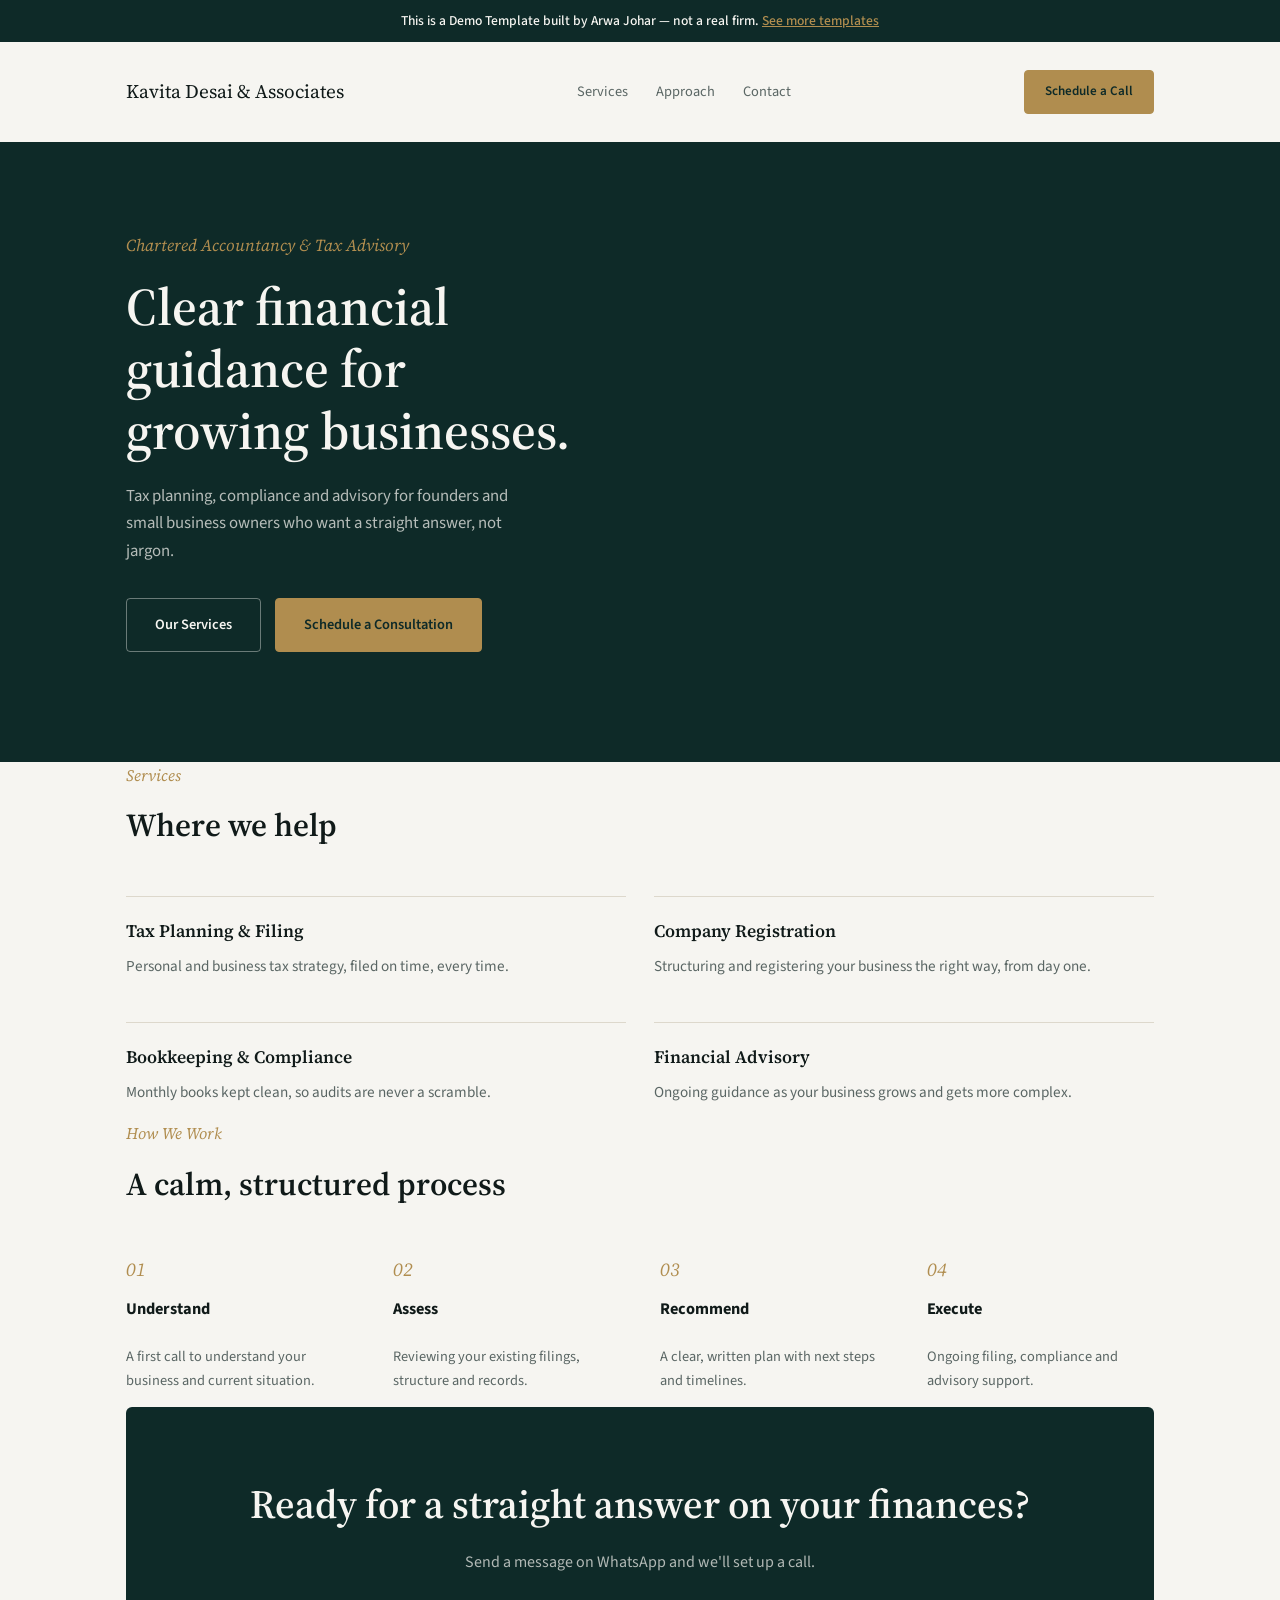
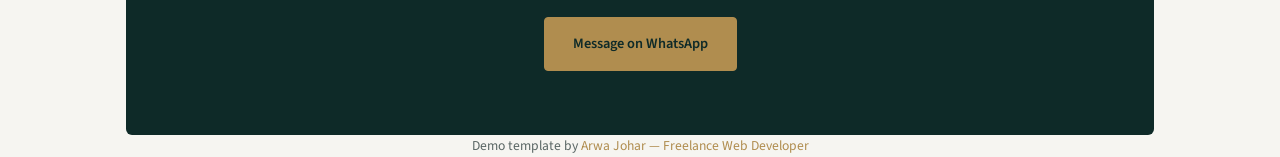
<file: templates/professional/index.html>
<!DOCTYPE html>
<html lang="en">
<head>
<meta charset="UTF-8">
<meta name="viewport" content="width=device-width, initial-scale=1.0">
<title>Demo Template — Professional Service / Consultant | by Arwa Johar</title>
<meta name="description" content="A professional service / consultant website concept template, built by freelance web developer Arwa Johar.">
<meta name="robots" content="noindex, nofollow">
<link rel="preconnect" href="https://fonts.googleapis.com">
<link href="https://fonts.googleapis.com/css2?family=Source+Serif+4:opsz,wght@8..60,500;8..60,600&family=Source+Sans+3:wght@400;500;600&display=swap" rel="stylesheet">
<style>
  :root{
    --bg:#F6F5F1; --ink:#101A19; --deep:#0E2A28; --gold:#B08D4F; --line:#DDD8CC; --muted:#5A6664;
    --serif:"Source Serif 4", Georgia, serif; --sans:"Source Sans 3", sans-serif;
  }
  *,*::before,*::after{box-sizing:border-box;}
  html{scroll-behavior:smooth;}
  body{margin:0;background:var(--bg);color:var(--ink);font-family:var(--sans);line-height:1.65;}
  a{color:inherit;text-decoration:none;}
  .wrap{max-width:1080px;margin:0 auto;padding:0 26px;}
  .demo-banner{background:var(--deep);color:#F6F5F1;text-align:center;font-size:.85rem;font-weight:500;padding:10px;}
  .demo-banner a{text-decoration:underline;color:var(--gold);}
  h1,h2,h3{margin:0;font-family:var(--serif);font-weight:600;}
  section{padding:96px 0;}
  @media(max-width:700px){section{padding:60px 0;}}

  nav.top{display:flex;justify-content:space-between;align-items:center;padding:28px 0;}
  .brand{font-family:var(--serif);font-size:1.2rem;}
  .nav-links{display:flex;gap:28px;font-size:.9rem;color:var(--muted);}
  @media(max-width:680px){.nav-links{display:none;}}

  .hero{background:var(--deep);color:#F6F5F1;padding:90px 0 110px;}
  .hero .tag{color:var(--gold);font-family:var(--serif);font-style:italic;font-size:1.05rem;}
  .hero h1{font-size:clamp(2.2rem,4.6vw,3.3rem);margin-top:16px;max-width:18ch;line-height:1.18;}
  .hero p{margin-top:20px;max-width:52ch;color:rgba(246,245,241,.72);font-size:1.05rem;}
  .hero-actions{margin-top:32px;display:flex;gap:14px;flex-wrap:wrap;}
  .btn{display:inline-flex;align-items:center;padding:14px 28px;border-radius:4px;font-size:.9rem;font-weight:600;border:1px solid var(--gold);transition:transform .25s ease,background .25s ease;}
  .btn:hover{transform:translateY(-2px);}
  .btn-solid{background:var(--gold);color:#0E2A28;}
  .btn-solid:hover{background:#c8a466;}
  .btn-ghost{color:#F6F5F1;border-color:rgba(246,245,241,.4);}
  .btn-ghost:hover{background:rgba(246,245,241,.08);}

  .section-label{color:var(--gold);font-family:var(--serif);font-style:italic;font-size:1rem;}
  .section-head{max-width:560px;margin-bottom:44px;}
  .section-head h2{font-size:2rem;margin-top:10px;}
  .section-head p{margin-top:12px;color:var(--muted);font-family:var(--sans);}

  .services-list{display:grid;grid-template-columns:1fr 1fr;gap:28px;}
  @media(max-width:700px){.services-list{grid-template-columns:1fr;}}
  .service{border-top:1px solid var(--line);padding-top:20px;}
  .service h3{font-size:1.1rem;}
  .service p{margin-top:8px;color:var(--muted);font-size:.95rem;}

  .approach{display:flex;gap:40px;flex-wrap:wrap;}
  .approach div{flex:1;min-width:200px;}
  .approach .num{font-family:var(--serif);color:var(--gold);font-style:italic;font-size:1.2rem;}
  .approach h4{margin-top:10px;font-size:1.02rem;}
  .approach p{margin-top:6px;font-size:.9rem;color:var(--muted);}

  .cta-strip{background:var(--deep);color:#F6F5F1;border-radius:6px;padding:64px 44px;text-align:center;}
  .cta-strip h2{font-size:clamp(1.8rem,4vw,2.5rem);}
  .cta-strip p{margin-top:12px;color:rgba(246,245,241,.7);font-family:var(--sans);}
  .cta-strip .btn{margin-top:26px;}

  footer{padding:36px 0;text-align:center;font-size:.85rem;color:var(--muted);}
</style>
</head>
<body>

<div class="demo-banner">This is a Demo Template built by Arwa Johar — not a real firm. <a href="../../index.html">See more templates</a></div>

<header class="wrap">
  <nav class="top">
    <span class="brand">Kavita Desai &amp; Associates</span>
    <div class="nav-links">
      <a href="#services">Services</a>
      <a href="#approach">Approach</a>
      <a href="#contact">Contact</a>
    </div>
    <a href="https://wa.me/919372383397?text=Hi%2C%20I%27d%20like%20to%20schedule%20a%20consultation." target="_blank" rel="noopener" class="btn btn-solid" style="padding:10px 20px;font-size:.82rem;">Schedule a Call</a>
  </nav>
</header>

<section class="hero">
  <div class="wrap">
    <span class="tag">Chartered Accountancy &amp; Tax Advisory</span>
    <h1>Clear financial guidance for growing businesses.</h1>
    <p>Tax planning, compliance and advisory for founders and small business owners who want a straight answer, not jargon.</p>
    <div class="hero-actions">
      <a href="#services" class="btn btn-ghost">Our Services</a>
      <a href="https://wa.me/919372383397?text=Hi%2C%20I%27d%20like%20to%20schedule%20a%20consultation." target="_blank" rel="noopener" class="btn btn-solid">Schedule a Consultation</a>
    </div>
  </div>
</section>

<section id="services" class="wrap">
  <div class="section-head">
    <span class="section-label">Services</span>
    <h2>Where we help</h2>
  </div>
  <div class="services-list">
    <div class="service"><h3>Tax Planning &amp; Filing</h3><p>Personal and business tax strategy, filed on time, every time.</p></div>
    <div class="service"><h3>Company Registration</h3><p>Structuring and registering your business the right way, from day one.</p></div>
    <div class="service"><h3>Bookkeeping &amp; Compliance</h3><p>Monthly books kept clean, so audits are never a scramble.</p></div>
    <div class="service"><h3>Financial Advisory</h3><p>Ongoing guidance as your business grows and gets more complex.</p></div>
  </div>
</section>

<section id="approach" class="wrap">
  <div class="section-head">
    <span class="section-label">How We Work</span>
    <h2>A calm, structured process</h2>
  </div>
  <div class="approach">
    <div><div class="num">01</div><h4>Understand</h4><p>A first call to understand your business and current situation.</p></div>
    <div><div class="num">02</div><h4>Assess</h4><p>Reviewing your existing filings, structure and records.</p></div>
    <div><div class="num">03</div><h4>Recommend</h4><p>A clear, written plan with next steps and timelines.</p></div>
    <div><div class="num">04</div><h4>Execute</h4><p>Ongoing filing, compliance and advisory support.</p></div>
  </div>
</section>

<section id="contact" class="wrap">
  <div class="cta-strip">
    <h2>Ready for a straight answer on your finances?</h2>
    <p>Send a message on WhatsApp and we'll set up a call.</p>
    <a href="https://wa.me/919372383397?text=Hi%2C%20I%27d%20like%20to%20schedule%20a%20consultation." target="_blank" rel="noopener" class="btn btn-solid">Message on WhatsApp</a>
  </div>
</section>

<footer class="wrap">
  Demo template by <a href="../../index.html" style="color:var(--gold);">Arwa Johar — Freelance Web Developer</a>
</footer>

</body>
</html>
</file>
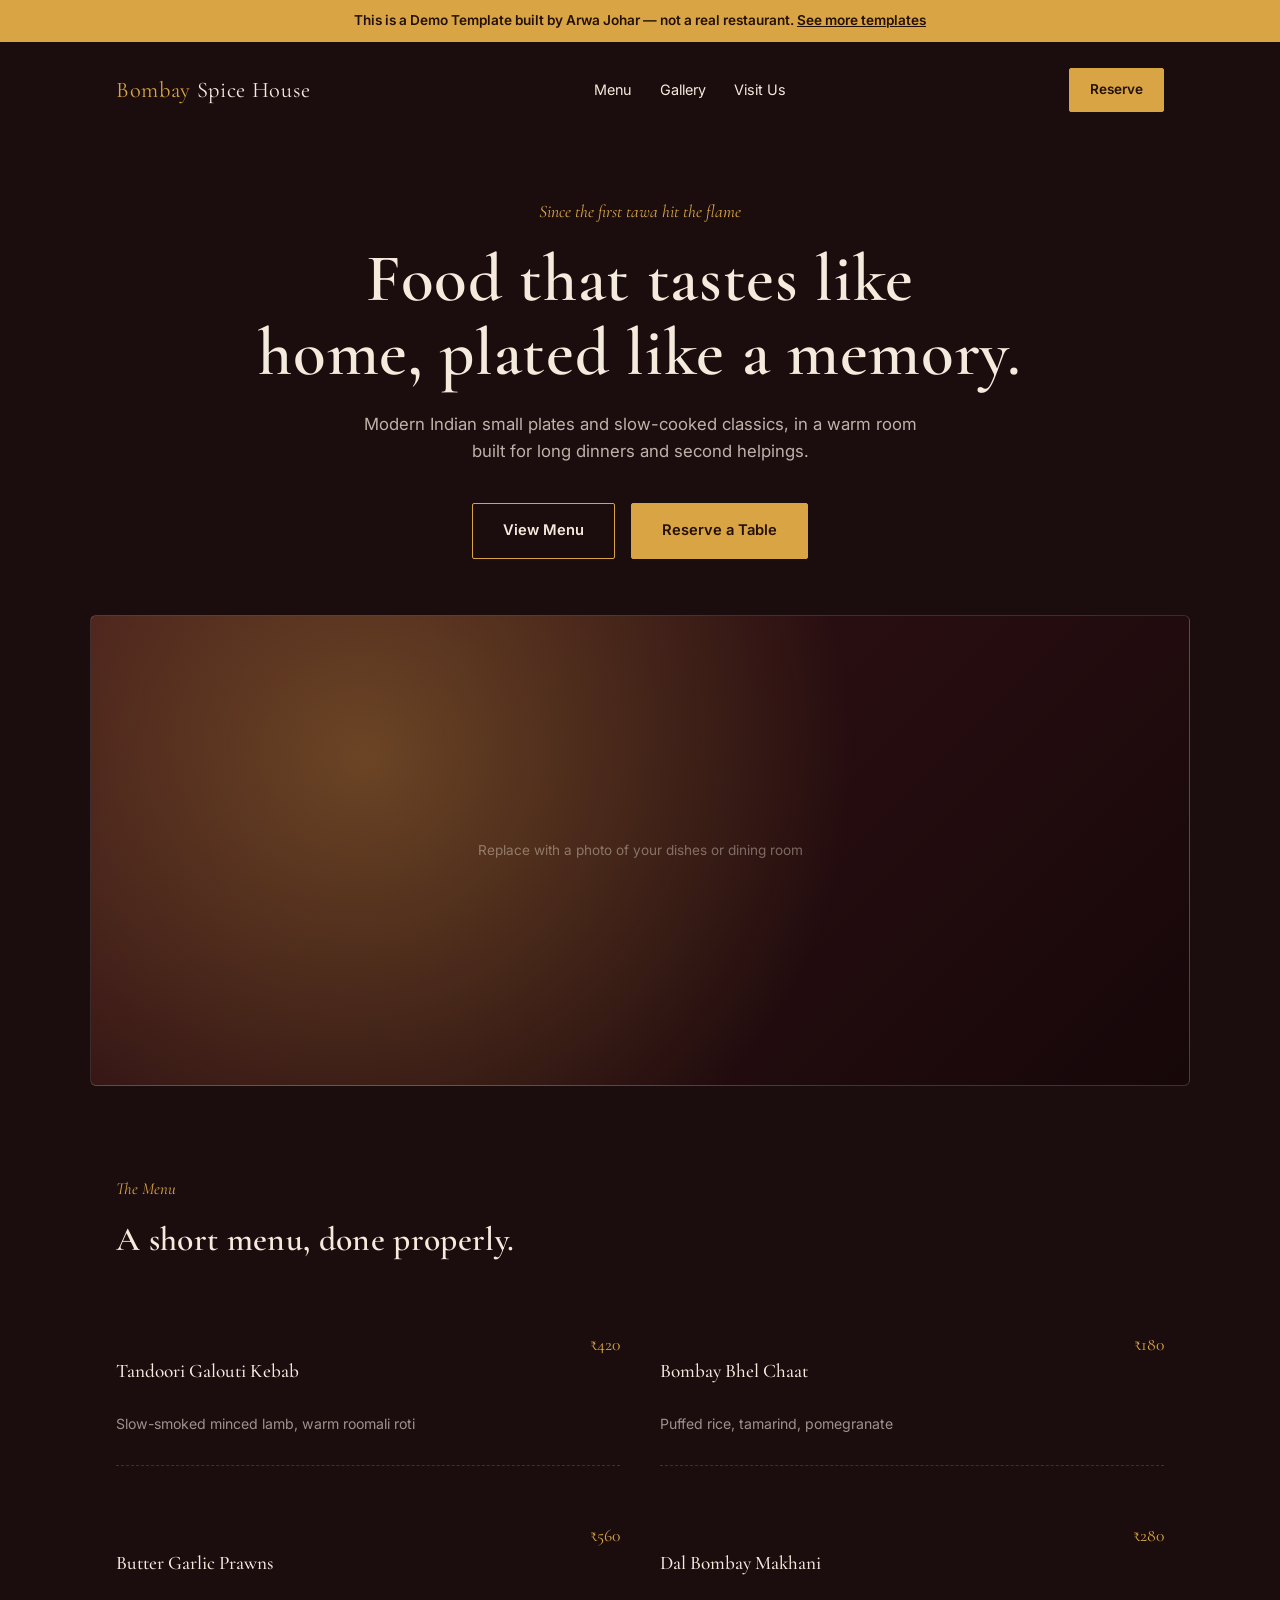
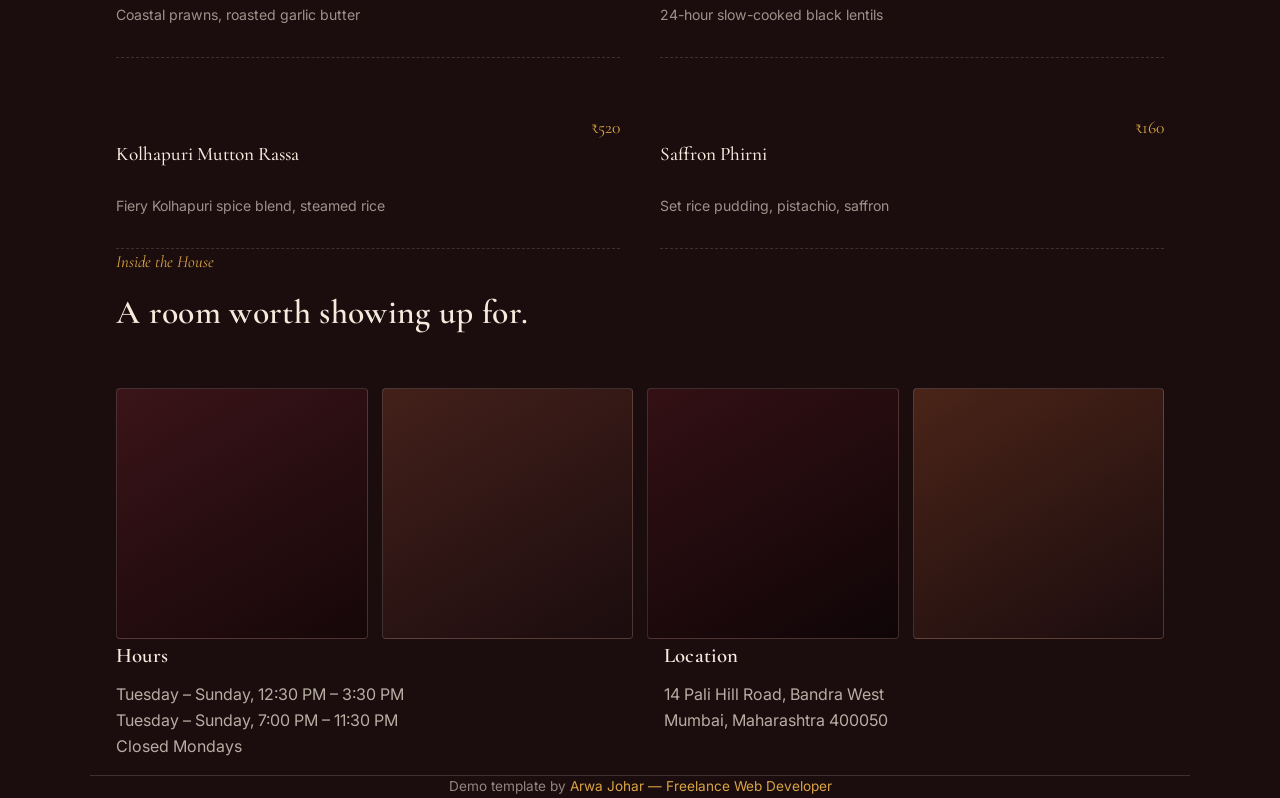
<file: templates/restaurant/index.html>
<!DOCTYPE html>
<html lang="en">
<head>
<meta charset="UTF-8">
<meta name="viewport" content="width=device-width, initial-scale=1.0">
<title>Demo Template — Restaurant / Café | by Arwa Johar</title>
<meta name="description" content="A restaurant and café website concept template, built by freelance web developer Arwa Johar.">
<meta name="robots" content="noindex, nofollow">
<link rel="preconnect" href="https://fonts.googleapis.com">
<link href="https://fonts.googleapis.com/css2?family=Cormorant+Garamond:ital,wght@0,500;0,600;1,500&family=Inter:wght@400;500;600&display=swap" rel="stylesheet">
<style>
  :root{
    --bg:#1B0C0E; --bg-2:#2A1114; --gold:#D9A544; --cream:#F4EBDD; --line:rgba(244,235,221,.16);
    --serif:"Cormorant Garamond", Georgia, serif; --sans:"Inter", sans-serif;
  }
  *,*::before,*::after{box-sizing:border-box;}
  html{scroll-behavior:smooth;}
  body{margin:0;background:var(--bg);color:var(--cream);font-family:var(--sans);line-height:1.6;}
  a{color:inherit;text-decoration:none;}
  img{max-width:100%;display:block;}
  .wrap{max-width:1100px;margin:0 auto;padding:0 26px;}
  .demo-banner{background:var(--gold);color:#241005;text-align:center;font-size:.85rem;font-weight:600;padding:10px;}
  .demo-banner a{text-decoration:underline;}
  h1,h2,h3{font-family:var(--serif);font-weight:600;margin:0;letter-spacing:.01em;}
  section{padding:96px 0;}
  @media(max-width:700px){section{padding:64px 0;}}

  nav.top{display:flex;justify-content:space-between;align-items:center;padding:26px 0;}
  .brand{font-family:var(--serif);font-size:1.4rem;letter-spacing:.03em;}
  .brand em{color:var(--gold);font-style:normal;}
  .nav-links{display:flex;gap:28px;font-size:.9rem;}
  @media(max-width:640px){.nav-links{display:none;}}

  .hero{padding:60px 0 90px;text-align:center;position:relative;}
  .hero .tagline{font-family:var(--serif);font-style:italic;color:var(--gold);font-size:1.1rem;}
  .hero h1{font-size:clamp(2.4rem,6vw,4.2rem);margin-top:16px;line-height:1.1;}
  .hero p{max-width:52ch;margin:22px auto 0;color:rgba(244,235,221,.75);font-size:1.05rem;}
  .hero-actions{margin-top:38px;display:flex;gap:16px;justify-content:center;flex-wrap:wrap;}
  .btn{display:inline-flex;align-items:center;gap:10px;padding:15px 30px;border-radius:2px;font-size:.92rem;font-weight:600;border:1px solid var(--gold);transition:transform .25s ease,background .25s ease;}
  .btn:hover{transform:translateY(-2px);}
  .btn-solid{background:var(--gold);color:#241005;}
  .btn-solid:hover{background:#e8b95c;}
  .btn-ghost{color:var(--cream);}
  .btn-ghost:hover{background:rgba(244,235,221,.08);}

  .hero-visual{margin-top:56px;aspect-ratio:21/9;border-radius:6px;background:
    radial-gradient(circle at 25% 30%, rgba(217,165,68,.35), transparent 55%),
    linear-gradient(135deg,#3A1418,#160709);
    border:1px solid var(--line);position:relative;overflow:hidden;}
  .hero-visual::after{content:"Replace with a photo of your dishes or dining room";position:absolute;inset:0;display:flex;align-items:center;justify-content:center;color:rgba(244,235,221,.4);font-size:.85rem;text-align:center;padding:20px;}

  .section-label{font-family:var(--serif);font-style:italic;color:var(--gold);font-size:1.05rem;}
  .section-head{max-width:560px;margin-bottom:48px;}
  .section-head h2{font-size:2.1rem;margin-top:10px;}
  .center{text-align:center;margin-left:auto;margin-right:auto;}

  .menu-grid{display:grid;grid-template-columns:1fr 1fr;gap:40px;}
  @media(max-width:700px){.menu-grid{grid-template-columns:1fr;}}
  .menu-item{display:flex;justify-content:space-between;gap:16px;padding:16px 0;border-bottom:1px dashed var(--line);}
  .menu-item h4{font-family:var(--serif);font-size:1.2rem;font-weight:500;}
  .menu-item p{margin-top:4px;font-size:.88rem;color:rgba(244,235,221,.6);}
  .menu-item span{font-family:var(--serif);color:var(--gold);white-space:nowrap;font-size:1.1rem;}

  .gallery{display:grid;grid-template-columns:repeat(4,1fr);gap:14px;}
  @media(max-width:760px){.gallery{grid-template-columns:repeat(2,1fr);}}
  .gallery div{aspect-ratio:1;border-radius:4px;background:linear-gradient(150deg,#3A1418,#160709);border:1px solid var(--line);}
  .gallery div:nth-child(2){background:linear-gradient(150deg,#43201A,#1B0C0E);}
  .gallery div:nth-child(3){background:linear-gradient(150deg,#331014,#0F0507);}
  .gallery div:nth-child(4){background:linear-gradient(150deg,#4A2418,#1B0C0E);}

  .info-grid{display:grid;grid-template-columns:1fr 1fr;gap:48px;}
  @media(max-width:700px){.info-grid{grid-template-columns:1fr;}}
  .info-block h3{font-size:1.3rem;}
  .info-block p{margin-top:10px;color:rgba(244,235,221,.72);}

  footer{padding:40px 0;text-align:center;font-size:.85rem;color:rgba(244,235,221,.55);border-top:1px solid var(--line);}
</style>
</head>
<body>

<div class="demo-banner">This is a Demo Template built by Arwa Johar — not a real restaurant. <a href="../../index.html">See more templates</a></div>

<header class="wrap">
  <nav class="top">
    <span class="brand"><em>Bombay</em> Spice House</span>
    <div class="nav-links">
      <a href="#menu">Menu</a>
      <a href="#gallery">Gallery</a>
      <a href="#visit">Visit Us</a>
    </div>
    <a href="https://wa.me/919372383397?text=Hi%2C%20I%27d%20like%20to%20reserve%20a%20table." target="_blank" rel="noopener" class="btn btn-solid" style="padding:10px 20px;font-size:.85rem;">Reserve</a>
  </nav>
</header>

<section class="hero wrap">
  <span class="tagline">Since the first tawa hit the flame</span>
  <h1>Food that tastes like<br>home, plated like a memory.</h1>
  <p>Modern Indian small plates and slow-cooked classics, in a warm room built for long dinners and second helpings.</p>
  <div class="hero-actions">
    <a href="#menu" class="btn btn-ghost">View Menu</a>
    <a href="https://wa.me/919372383397?text=Hi%2C%20I%27d%20like%20to%20reserve%20a%20table." target="_blank" rel="noopener" class="btn btn-solid">Reserve a Table</a>
  </div>
  <div class="hero-visual" role="img" aria-label="Placeholder for a photo of the restaurant"></div>
</section>

<section id="menu" class="wrap">
  <div class="section-head">
    <span class="section-label">The Menu</span>
    <h2>A short menu, done properly.</h2>
  </div>
  <div class="menu-grid">
    <div class="menu-item"><div><h4>Tandoori Galouti Kebab</h4><p>Slow-smoked minced lamb, warm roomali roti</p></div><span>₹420</span></div>
    <div class="menu-item"><div><h4>Bombay Bhel Chaat</h4><p>Puffed rice, tamarind, pomegranate</p></div><span>₹180</span></div>
    <div class="menu-item"><div><h4>Butter Garlic Prawns</h4><p>Coastal prawns, roasted garlic butter</p></div><span>₹560</span></div>
    <div class="menu-item"><div><h4>Dal Bombay Makhani</h4><p>24-hour slow-cooked black lentils</p></div><span>₹280</span></div>
    <div class="menu-item"><div><h4>Kolhapuri Mutton Rassa</h4><p>Fiery Kolhapuri spice blend, steamed rice</p></div><span>₹520</span></div>
    <div class="menu-item"><div><h4>Saffron Phirni</h4><p>Set rice pudding, pistachio, saffron</p></div><span>₹160</span></div>
  </div>
</section>

<section id="gallery" class="wrap">
  <div class="section-head">
    <span class="section-label">Inside the House</span>
    <h2>A room worth showing up for.</h2>
  </div>
  <div class="gallery" role="img" aria-label="Placeholder gallery for restaurant and food photography">
    <div></div><div></div><div></div><div></div>
  </div>
</section>

<section id="visit" class="wrap">
  <div class="info-grid">
    <div class="info-block">
      <h3>Hours</h3>
      <p>Tuesday – Sunday, 12:30 PM – 3:30 PM<br>Tuesday – Sunday, 7:00 PM – 11:30 PM<br>Closed Mondays</p>
    </div>
    <div class="info-block">
      <h3>Location</h3>
      <p>14 Pali Hill Road, Bandra West<br>Mumbai, Maharashtra 400050</p>
    </div>
  </div>
</section>

<footer class="wrap">
  Demo template by <a href="../../index.html" style="color:var(--gold);">Arwa Johar — Freelance Web Developer</a>
</footer>

</body>
</html>
</file>
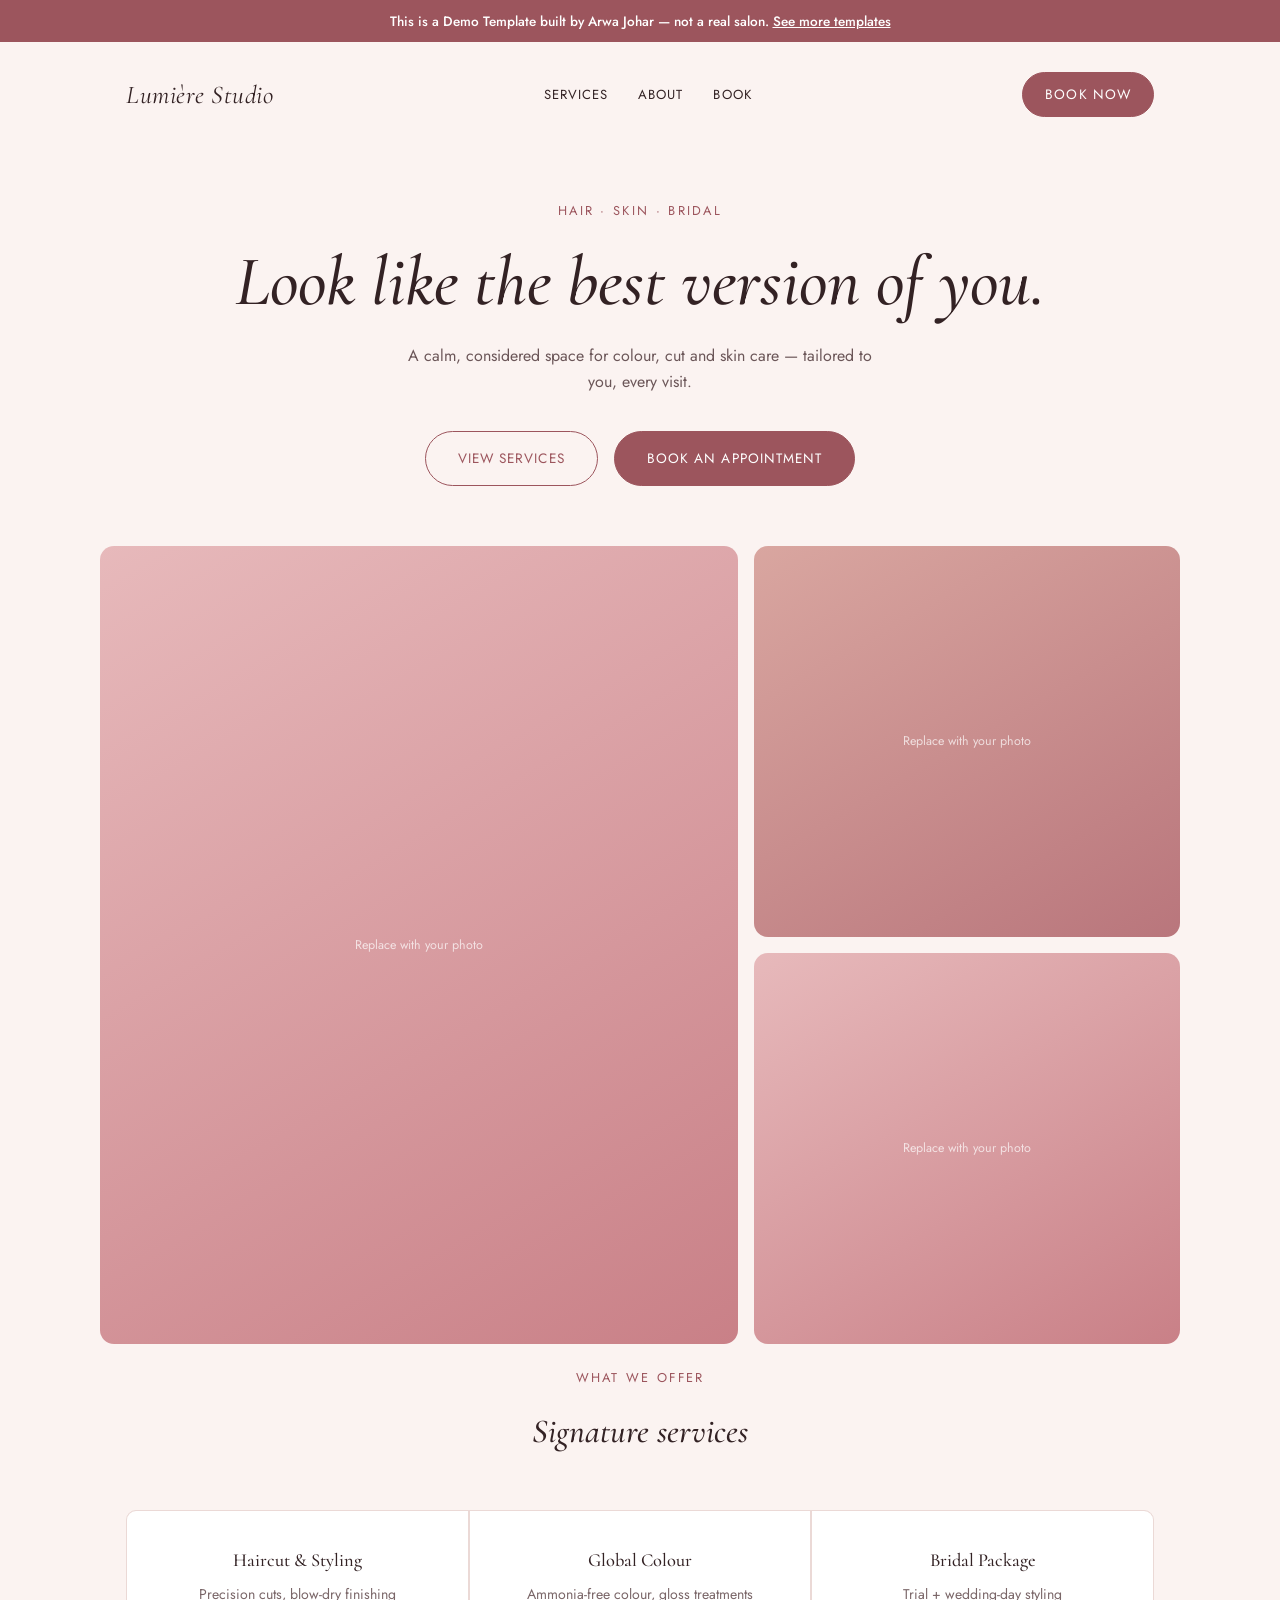
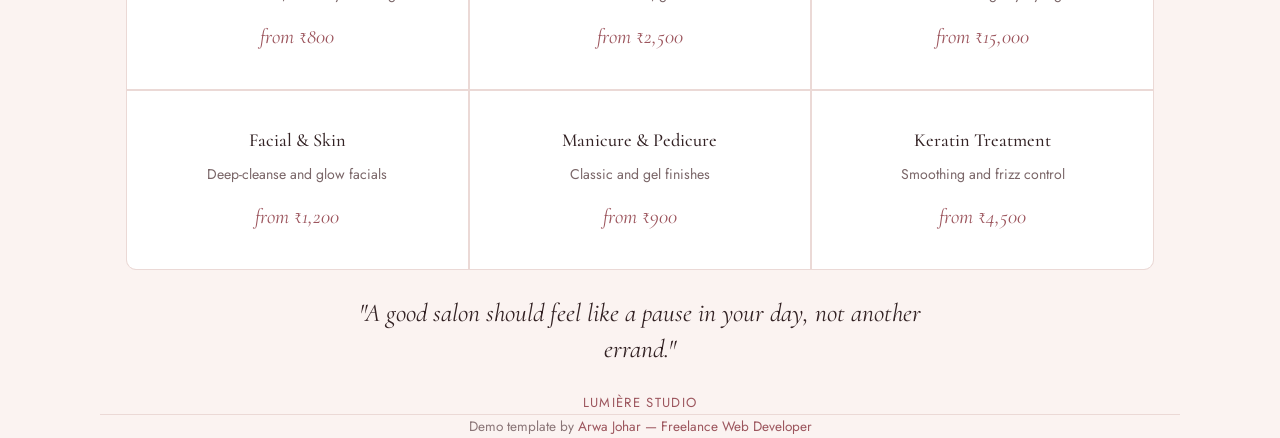
<file: templates/salon/index.html>
<!DOCTYPE html>
<html lang="en">
<head>
<meta charset="UTF-8">
<meta name="viewport" content="width=device-width, initial-scale=1.0">
<title>Demo Template — Beauty Salon / Boutique | by Arwa Johar</title>
<meta name="description" content="A beauty salon and boutique website concept template, built by freelance web developer Arwa Johar.">
<meta name="robots" content="noindex, nofollow">
<link rel="preconnect" href="https://fonts.googleapis.com">
<link href="https://fonts.googleapis.com/css2?family=Cormorant:ital,wght@0,500;1,500&family=Jost:wght@400;500;600&display=swap" rel="stylesheet">
<style>
  :root{
    --bg:#FBF3F1; --rose:#C98087; --rose-deep:#9C555D; --ink:#332224; --line:#EBD9D6;
    --serif:"Cormorant", Georgia, serif; --sans:"Jost", sans-serif;
  }
  *,*::before,*::after{box-sizing:border-box;}
  html{scroll-behavior:smooth;}
  body{margin:0;background:var(--bg);color:var(--ink);font-family:var(--sans);line-height:1.65;}
  a{color:inherit;text-decoration:none;}
  .wrap{max-width:1080px;margin:0 auto;padding:0 26px;}
  .demo-banner{background:var(--rose-deep);color:#fff;text-align:center;font-size:.85rem;font-weight:500;padding:10px;}
  .demo-banner a{text-decoration:underline;color:#fff;}
  h1,h2,h3{font-family:var(--serif);font-weight:500;margin:0;}
  section{padding:100px 0;}
  @media(max-width:700px){section{padding:64px 0;}}

  nav.top{display:flex;justify-content:space-between;align-items:center;padding:30px 0;}
  .brand{font-family:var(--serif);font-size:1.6rem;font-style:italic;letter-spacing:.02em;}
  .nav-links{display:flex;gap:30px;font-size:.82rem;text-transform:uppercase;letter-spacing:.08em;}
  @media(max-width:640px){.nav-links{display:none;}}

  .hero{text-align:center;padding:50px 0 20px;}
  .hero span.tag{font-size:.8rem;text-transform:uppercase;letter-spacing:.18em;color:var(--rose-deep);}
  .hero h1{font-size:clamp(2.6rem,6vw,4.4rem);margin-top:20px;font-style:italic;line-height:1.1;}
  .hero p{max-width:48ch;margin:22px auto 0;color:#6b5658;}
  .hero-actions{margin-top:36px;display:flex;justify-content:center;gap:16px;flex-wrap:wrap;}
  .btn{display:inline-flex;padding:15px 32px;border-radius:100px;font-size:.85rem;text-transform:uppercase;letter-spacing:.08em;border:1px solid var(--rose-deep);transition:transform .25s ease,background .25s ease;}
  .btn:hover{transform:translateY(-2px);}
  .btn-solid{background:var(--rose-deep);color:#fff;}
  .btn-solid:hover{background:#7f4348;}
  .btn-ghost{color:var(--rose-deep);}
  .btn-ghost:hover{background:rgba(156,85,93,.08);}

  .visual-row{display:grid;grid-template-columns:1.2fr .8fr;gap:16px;margin-top:60px;}
  @media(max-width:700px){.visual-row{grid-template-columns:1fr;}}
  .visual-row .tall{aspect-ratio:4/5;}
  .visual-row .stack{display:flex;flex-direction:column;gap:16px;}
  .visual-row .short{aspect-ratio:16/9;flex:1;}
  .ph{border-radius:14px;background:linear-gradient(150deg,#E7B9BB,#C98087);position:relative;overflow:hidden;}
  .ph::after{content:"Replace with your photo";position:absolute;inset:0;display:flex;align-items:center;justify-content:center;color:rgba(255,255,255,.7);font-size:.78rem;text-align:center;padding:16px;}
  .ph.alt{background:linear-gradient(150deg,#D9A6A0,#B9767C);}

  .section-head{max-width:520px;margin:0 auto 50px;text-align:center;}
  .section-head span{font-size:.8rem;text-transform:uppercase;letter-spacing:.18em;color:var(--rose-deep);}
  .section-head h2{font-size:2.1rem;margin-top:14px;font-style:italic;}

  .services{display:grid;grid-template-columns:repeat(3,1fr);gap:2px;background:var(--line);border:1px solid var(--line);border-radius:10px;overflow:hidden;}
  @media(max-width:760px){.services{grid-template-columns:1fr;}}
  .service{background:#fff;padding:34px 28px;text-align:center;}
  .service h3{font-size:1.15rem;}
  .service p{margin-top:8px;font-size:.88rem;color:#7a6668;}
  .service .price{margin-top:14px;font-family:var(--serif);font-size:1.3rem;font-style:italic;color:var(--rose-deep);}

  .quote{text-align:center;max-width:600px;margin:0 auto;}
  .quote p{font-family:var(--serif);font-size:1.6rem;font-style:italic;line-height:1.4;}
  .quote span{display:block;margin-top:16px;font-size:.82rem;text-transform:uppercase;letter-spacing:.1em;color:var(--rose-deep);}

  footer{padding:40px 0;text-align:center;font-size:.85rem;color:#8a7577;border-top:1px solid var(--line);}
</style>
</head>
<body>

<div class="demo-banner">This is a Demo Template built by Arwa Johar — not a real salon. <a href="../../index.html">See more templates</a></div>

<header class="wrap">
  <nav class="top">
    <span class="brand">Lumière Studio</span>
    <div class="nav-links">
      <a href="#services">Services</a>
      <a href="#about">About</a>
      <a href="#book">Book</a>
    </div>
    <a href="https://wa.me/919372383397?text=Hi%2C%20I%27d%20like%20to%20book%20an%20appointment." target="_blank" rel="noopener" class="btn btn-solid" style="padding:10px 22px;">Book Now</a>
  </nav>
</header>

<section class="hero wrap">
  <span class="tag">Hair · Skin · Bridal</span>
  <h1>Look like the best version of you.</h1>
  <p>A calm, considered space for colour, cut and skin care — tailored to you, every visit.</p>
  <div class="hero-actions">
    <a href="#services" class="btn btn-ghost">View Services</a>
    <a href="https://wa.me/919372383397?text=Hi%2C%20I%27d%20like%20to%20book%20an%20appointment." target="_blank" rel="noopener" class="btn btn-solid">Book an Appointment</a>
  </div>
  <div class="visual-row">
    <div class="ph tall" role="img" aria-label="Placeholder photo of the salon interior"></div>
    <div class="stack">
      <div class="ph alt short" role="img" aria-label="Placeholder photo of a styling service"></div>
      <div class="ph short" role="img" aria-label="Placeholder photo of a client result"></div>
    </div>
  </div>
</section>

<section id="services" class="wrap">
  <div class="section-head">
    <span>What We Offer</span>
    <h2>Signature services</h2>
  </div>
  <div class="services">
    <div class="service"><h3>Haircut &amp; Styling</h3><p>Precision cuts, blow-dry finishing</p><div class="price">from ₹800</div></div>
    <div class="service"><h3>Global Colour</h3><p>Ammonia-free colour, gloss treatments</p><div class="price">from ₹2,500</div></div>
    <div class="service"><h3>Bridal Package</h3><p>Trial + wedding-day styling</p><div class="price">from ₹15,000</div></div>
    <div class="service"><h3>Facial &amp; Skin</h3><p>Deep-cleanse and glow facials</p><div class="price">from ₹1,200</div></div>
    <div class="service"><h3>Manicure &amp; Pedicure</h3><p>Classic and gel finishes</p><div class="price">from ₹900</div></div>
    <div class="service"><h3>Keratin Treatment</h3><p>Smoothing and frizz control</p><div class="price">from ₹4,500</div></div>
  </div>
</section>

<section id="about" class="wrap">
  <div class="quote">
    <p>"A good salon should feel like a pause in your day, not another errand."</p>
    <span>Lumière Studio</span>
  </div>
</section>

<footer id="book" class="wrap">
  Demo template by <a href="../../index.html" style="color:var(--rose-deep);">Arwa Johar — Freelance Web Developer</a>
</footer>

</body>
</html>
</file>
<file: css/style.css>
/* =========================================================
   Arwa Johar — Freelance Web Developer
   Design tokens
   ========================================================= */
:root{
  --paper:      #F4F5F7;
  --paper-2:    #ECEEF2;
  --ink:        #12141A;
  --ink-soft:   #464B57;
  --line:       #DBDEE5;
  --indigo:     #4C3BFF;
  --indigo-deep:#3527C9;
  --coral:      #FF6B4A;
  --whatsapp:   #25D366;
  --whatsapp-deep: #1DA851;
  --radius-sm:  10px;
  --radius-md:  16px;
  --radius-lg:  28px;
  --maxw:       1180px;
  --serif: "Newsreader", "Iowan Old Style", Georgia, serif;
  --sans:  "Inter", -apple-system, BlinkMacSystemFont, "Segoe UI", sans-serif;
}

/* =========================================================
   Reset & base
   ========================================================= */
*,*::before,*::after{ box-sizing:border-box; }
html{ scroll-behavior:smooth; }
body{
  margin:0;
  font-family:var(--sans);
  background:var(--paper);
  color:var(--ink);
  line-height:1.55;
  -webkit-font-smoothing:antialiased;
}
img{ max-width:100%; display:block; }
a{ color:inherit; text-decoration:none; }
h1,h2,h3,h4{ margin:0; font-family:var(--serif); font-weight:600; letter-spacing:-0.01em; }
p{ margin:0; }
ul{ margin:0; padding:0; list-style:none; }
button{ font-family:inherit; }

.wrap{
  max-width:var(--maxw);
  margin:0 auto;
  padding:0 28px;
}

section{ position:relative; }

.section-pad{ padding:112px 0; }
@media (max-width:720px){ .section-pad{ padding:76px 0; } }

.eyebrow-label{
  font-family:var(--serif);
  font-style:italic;
  font-size:1.05rem;
  color:var(--indigo-deep);
}

.section-head{
  max-width:640px;
  margin-bottom:56px;
}
.section-head h2{
  font-size:clamp(1.9rem, 3.2vw, 2.6rem);
  line-height:1.15;
  margin-top:10px;
}
.section-head p{
  margin-top:16px;
  font-size:1.05rem;
  color:var(--ink-soft);
  max-width:52ch;
}

/* Reveal-on-scroll (single, restrained motion pattern) */
.reveal{
  opacity:0;
  transform:translateY(18px);
  transition:opacity .7s ease, transform .7s ease;
}
.reveal.is-visible{ opacity:1; transform:translateY(0); }
@media (prefers-reduced-motion: reduce){
  .reveal{ opacity:1; transform:none; transition:none; }
  html{ scroll-behavior:auto; }
}

/* Focus visibility */
a:focus-visible, button:focus-visible{
  outline:2px solid var(--indigo);
  outline-offset:3px;
  border-radius:4px;
}

/* =========================================================
   Buttons
   ========================================================= */
.btn{
  display:inline-flex;
  align-items:center;
  justify-content:center;
  gap:10px;
  padding:14px 28px;
  border-radius:100px;
  font-size:.98rem;
  font-weight:600;
  border:1px solid transparent;
  cursor:pointer;
  transition:transform .25s ease, box-shadow .25s ease, background .25s ease;
  white-space:nowrap;
}
.btn:hover{ transform:translateY(-2px); }
.btn-primary{
  background:var(--ink);
  color:#fff;
  box-shadow:0 1px 0 rgba(0,0,0,.05);
}
.btn-primary:hover{ background:#000; }
.btn-outline{
  background:transparent;
  border-color:var(--ink);
  color:var(--ink);
}
.btn-outline:hover{ background:var(--ink); color:#fff; }
.btn-whatsapp{
  background:var(--whatsapp);
  color:#fff;
}
.btn-whatsapp:hover{ background:var(--whatsapp-deep); }
.btn-lg{ padding:18px 34px; font-size:1.05rem; }
.btn svg{ width:18px; height:18px; flex:none; }

/* =========================================================
   Nav
   ========================================================= */
.site-nav{
  position:sticky;
  top:0;
  z-index:50;
  background:rgba(244,245,247,.86);
  backdrop-filter:blur(10px);
  border-bottom:1px solid var(--line);
}
.site-nav .wrap{
  display:flex;
  align-items:center;
  justify-content:space-between;
  height:76px;
}
.brand{
  font-family:var(--serif);
  font-style:italic;
  font-size:1.25rem;
  font-weight:600;
}
.brand span{ font-style:normal; font-weight:400; color:var(--ink-soft); font-size:.95rem; margin-left:6px; }
.nav-links{
  display:flex;
  gap:32px;
  font-size:.95rem;
  font-weight:500;
}
.nav-links a{ color:var(--ink-soft); transition:color .2s ease; }
.nav-links a:hover{ color:var(--ink); }
.nav-cta{ display:flex; align-items:center; gap:18px; }
.nav-toggle{
  display:none;
  background:none;
  border:none;
  cursor:pointer;
  padding:8px;
}
.nav-toggle span{
  display:block;
  width:24px; height:2px;
  background:var(--ink);
  margin:5px 0;
  transition:transform .25s ease, opacity .25s ease;
}
@media (max-width:860px){
  .nav-links{
    position:absolute;
    top:76px; left:0; right:0;
    background:var(--paper);
    border-bottom:1px solid var(--line);
    flex-direction:column;
    padding:20px 28px 28px;
    gap:18px;
    display:none;
  }
  .nav-links.is-open{ display:flex; }
  .nav-toggle{ display:block; }
  .nav-cta .btn-outline{ display:none; }
}

/* =========================================================
   Hero
   ========================================================= */
.hero{ padding:70px 0 100px; overflow:hidden; }
.hero-grid{
  display:grid;
  grid-template-columns:1.05fr .95fr;
  gap:56px;
  align-items:center;
}
@media (max-width:940px){
  .hero-grid{ grid-template-columns:1fr; }
}
.hero-kicker{
  font-family:var(--serif);
  font-style:italic;
  color:var(--indigo-deep);
  font-size:1.1rem;
  margin-bottom:18px;
  display:inline-block;
}
.hero h1{
  font-size:clamp(2.4rem, 5vw, 4rem);
  line-height:1.06;
}
.hero-sub{
  margin-top:26px;
  font-size:1.1rem;
  color:var(--ink-soft);
  max-width:46ch;
}
.hero-actions{
  margin-top:38px;
  display:flex;
  gap:16px;
  flex-wrap:wrap;
}
.hero-meta{
  margin-top:44px;
  display:flex;
  gap:36px;
  flex-wrap:wrap;
}
.hero-meta div{ display:flex; flex-direction:column; gap:4px; }
.hero-meta strong{ font-family:var(--serif); font-size:1.5rem; }
.hero-meta span{ font-size:.85rem; color:var(--ink-soft); }

/* Browser mockup visual */
.browser-mock{
  border-radius:var(--radius-lg);
  background:#fff;
  border:1px solid var(--line);
  box-shadow:0 30px 60px -30px rgba(18,20,26,.35);
  overflow:hidden;
  transform:rotate(1.2deg);
}
.browser-bar{
  display:flex;
  align-items:center;
  gap:8px;
  padding:14px 18px;
  background:var(--paper-2);
  border-bottom:1px solid var(--line);
}
.browser-bar i{
  width:10px; height:10px; border-radius:50%;
  background:var(--line);
}
.browser-url{
  margin-left:10px;
  font-size:.75rem;
  color:var(--ink-soft);
  background:#fff;
  border-radius:100px;
  padding:5px 14px;
  border:1px solid var(--line);
  flex:1;
}
.browser-body{
  aspect-ratio:4/3;
  position:relative;
  overflow:hidden;
}
.mock-scene{
  position:absolute; inset:0;
  padding:26px;
  display:flex; flex-direction:column; gap:14px;
  opacity:0;
  transition:opacity .9s ease;
}
.mock-scene.is-active{ opacity:1; }
.mock-scene .m-nav{ display:flex; justify-content:space-between; align-items:center; }
.mock-scene .m-dot{ width:64px; height:8px; border-radius:6px; }
.mock-scene .m-links{ display:flex; gap:8px; }
.mock-scene .m-links span{ width:28px; height:6px; border-radius:6px; background:currentColor; opacity:.35; }
.mock-scene .m-hero{ flex:1; display:flex; flex-direction:column; gap:10px; justify-content:center; }
.mock-scene .m-bar{ height:14px; border-radius:6px; }
.mock-scene .m-bar.w1{ width:78%; }
.mock-scene .m-bar.w2{ width:56%; }
.mock-scene .m-cta{ width:96px; height:24px; border-radius:100px; margin-top:6px; }
.mock-scene .m-cards{ display:flex; gap:10px; }
.mock-scene .m-card{ flex:1; height:52px; border-radius:8px; }

/* =========================================================
   What I Build
   ========================================================= */
.build-grid{
  display:grid;
  grid-template-columns:repeat(3, 1fr);
  gap:2px;
  background:var(--line);
  border:1px solid var(--line);
  border-radius:var(--radius-md);
  overflow:hidden;
}
@media (max-width:820px){ .build-grid{ grid-template-columns:repeat(2,1fr); } }
@media (max-width:560px){ .build-grid{ grid-template-columns:1fr; } }
.build-cell{
  background:#fff;
  padding:32px 28px;
  transition:background .25s ease;
}
.build-cell:hover{ background:var(--paper-2); }
.build-cell .icon{
  width:38px; height:38px;
  margin-bottom:18px;
  color:var(--indigo);
}
.build-cell h3{ font-size:1.15rem; font-weight:600; }
.build-cell p{ margin-top:8px; font-size:.92rem; color:var(--ink-soft); }

/* =========================================================
   Templates
   ========================================================= */
.tmpl-grid{
  display:grid;
  grid-template-columns:repeat(3, 1fr);
  gap:28px;
}
@media (max-width:980px){ .tmpl-grid{ grid-template-columns:repeat(2,1fr); } }
@media (max-width:620px){ .tmpl-grid{ grid-template-columns:1fr; } }

.tmpl-card{
  border-radius:var(--radius-md);
  overflow:hidden;
  background:#fff;
  border:1px solid var(--line);
  transition:transform .3s ease, box-shadow .3s ease;
  display:flex;
  flex-direction:column;
}
.tmpl-card:hover{
  transform:translateY(-6px);
  box-shadow:0 24px 40px -24px rgba(18,20,26,.28);
}
.tmpl-preview{
  aspect-ratio:16/10;
  position:relative;
  padding:20px;
  display:flex;
  flex-direction:column;
  gap:10px;
  color:#fff;
}
.tmpl-tag{
  position:absolute;
  top:14px; left:14px;
  font-size:.72rem;
  font-weight:600;
  padding:5px 12px;
  border-radius:100px;
  background:rgba(255,255,255,.18);
  border:1px solid rgba(255,255,255,.35);
  backdrop-filter:blur(4px);
}
.tmpl-preview .p-nav{ display:flex; justify-content:space-between; margin-top:26px; }
.tmpl-preview .p-dot{ width:52px; height:7px; border-radius:5px; background:currentColor; opacity:.9; }
.tmpl-preview .p-links span{ display:inline-block; width:22px; height:5px; border-radius:5px; background:currentColor; opacity:.5; margin-left:6px; }
.tmpl-preview .p-body{ flex:1; display:flex; flex-direction:column; justify-content:center; gap:8px; }
.tmpl-preview .p-line{ height:11px; border-radius:5px; background:currentColor; }
.tmpl-preview .p-line.w1{ width:72%; opacity:.95; }
.tmpl-preview .p-line.w2{ width:46%; opacity:.6; }

.tmpl-body{ padding:22px 24px 26px; flex:1; display:flex; flex-direction:column; }
.tmpl-body h3{ font-size:1.15rem; }
.tmpl-body p{ margin-top:8px; font-size:.92rem; color:var(--ink-soft); flex:1; }
.tmpl-body .btn{ margin-top:18px; align-self:flex-start; padding:11px 22px; font-size:.88rem; }

/* Per-template color themes for the CSS-drawn previews */
.theme-restaurant  { background:linear-gradient(160deg,#3B1418,#1C0A0C); }
.theme-salon       { background:linear-gradient(160deg,#D9A6A0,#B9767C); }
.theme-portfolio   { background:linear-gradient(160deg,#14161C,#000); }
.theme-business    { background:linear-gradient(160deg,#1B3A63,#0F2340); }
.theme-creative    { background:linear-gradient(160deg,#20202A,#050505); }
.theme-professional{ background:linear-gradient(160deg,#0E2A28,#09161A); }

/* =========================================================
   Pricing
   ========================================================= */
.pricing-grid{
  display:grid;
  grid-template-columns:repeat(3, 1fr);
  gap:24px;
  align-items:stretch;
}
@media (max-width:900px){ .pricing-grid{ grid-template-columns:1fr; max-width:480px; margin:0 auto; } }

.price-card{
  background:#fff;
  border:1px solid var(--line);
  border-radius:var(--radius-md);
  padding:32px 28px;
  display:flex;
  flex-direction:column;
  position:relative;
}
.price-card.is-popular{
  border-color:var(--indigo);
  box-shadow:0 24px 48px -28px rgba(76,59,255,.35);
  transform:translateY(-10px);
}
@media (max-width:900px){ .price-card.is-popular{ transform:none; } }
.popular-badge{
  position:absolute;
  top:-14px; left:28px;
  background:var(--indigo);
  color:#fff;
  font-size:.75rem;
  font-weight:600;
  padding:6px 14px;
  border-radius:100px;
}
.price-card h3{ font-size:1.3rem; }
.price-card .price-for{ font-size:.9rem; color:var(--ink-soft); margin-top:6px; }
.price-card .price-amount{
  font-family:var(--serif);
  font-size:2.4rem;
  margin-top:20px;
}
.price-card .price-amount sup{ font-size:1rem; font-weight:500; color:var(--ink-soft); }
.price-card .price-note{ font-size:.82rem; color:var(--ink-soft); margin-top:2px; }
.price-list{ margin-top:24px; display:flex; flex-direction:column; gap:12px; flex:1; }
.price-list li{ display:flex; gap:10px; font-size:.92rem; align-items:flex-start; }
.price-list li svg{ width:16px; height:16px; margin-top:3px; flex:none; color:var(--indigo); }
.price-list li.not-included{ color:var(--ink-soft); }
.price-list li.not-included svg{ color:var(--ink-soft); }
.price-card .btn{ margin-top:26px; }

.pricing-disclaimer{
  margin-top:36px;
  font-size:.88rem;
  color:var(--ink-soft);
  text-align:center;
}

.addons{
  margin-top:64px;
  background:#fff;
  border:1px solid var(--line);
  border-radius:var(--radius-md);
  padding:36px;
}
.addons h3{ font-size:1.2rem; margin-bottom:22px; }
.addons-grid{
  display:grid;
  grid-template-columns:repeat(2, 1fr);
  gap:14px 32px;
}
@media (max-width:640px){ .addons-grid{ grid-template-columns:1fr; } }
.addon-row{
  display:flex;
  justify-content:space-between;
  gap:16px;
  padding:12px 0;
  border-bottom:1px dashed var(--line);
  font-size:.94rem;
}
.addon-row span:last-child{ color:var(--ink-soft); white-space:nowrap; font-weight:600; }

/* =========================================================
   How it works
   ========================================================= */
.timeline{
  display:grid;
  grid-template-columns:repeat(5, 1fr);
  gap:20px;
}
@media (max-width:940px){ .timeline{ grid-template-columns:repeat(2,1fr); } }
@media (max-width:520px){ .timeline{ grid-template-columns:1fr; } }
.tl-step{
  padding:24px 0 0;
  border-top:2px solid var(--ink);
  position:relative;
}
.tl-step .tl-num{
  font-family:var(--serif);
  font-style:italic;
  color:var(--indigo-deep);
  font-size:1.1rem;
}
.tl-step h4{ margin-top:12px; font-size:1.02rem; font-weight:600; }

/* =========================================================
   About
   ========================================================= */
.about-block{
  display:grid;
  grid-template-columns:.7fr 1.3fr;
  gap:48px;
  align-items:start;
}
@media (max-width:800px){ .about-block{ grid-template-columns:1fr; } }
.about-mark{
  width:84px; height:84px;
  border-radius:50%;
  background:var(--ink);
  color:#fff;
  font-family:var(--serif);
  font-style:italic;
  font-size:1.6rem;
  display:flex; align-items:center; justify-content:center;
}
.about-block p{ font-size:1.2rem; line-height:1.5; font-family:var(--serif); color:var(--ink); }
.about-block p + p{ margin-top:16px; font-family:var(--sans); font-size:1rem; color:var(--ink-soft); }

/* =========================================================
   CTA / Contact
   ========================================================= */
.cta-section{
  background:var(--ink);
  color:#fff;
  border-radius:var(--radius-lg);
  margin:0 auto;
  max-width:var(--maxw);
  padding:80px 56px;
  text-align:center;
}
@media (max-width:640px){ .cta-section{ padding:56px 26px; border-radius:var(--radius-md); } }
.cta-section h2{
  font-size:clamp(2rem, 4vw, 3rem);
  line-height:1.15;
}
.cta-section .cta-sub{
  margin-top:16px;
  color:rgba(255,255,255,.68);
  font-size:1.1rem;
}
.cta-section .btn-whatsapp{ margin-top:36px; }

/* =========================================================
   Footer
   ========================================================= */
footer{
  padding:48px 0 32px;
  text-align:center;
  font-size:.85rem;
  color:var(--ink-soft);
}
footer .brand{ display:block; margin-bottom:8px; color:var(--ink); }

/* Floating WhatsApp button */
.float-whatsapp{
  position:fixed;
  bottom:22px; right:22px;
  z-index:60;
  width:58px; height:58px;
  border-radius:50%;
  background:var(--whatsapp);
  display:flex;
  align-items:center;
  justify-content:center;
  box-shadow:0 12px 24px -8px rgba(29,168,81,.55);
  transition:transform .25s ease;
}
.float-whatsapp:hover{ transform:scale(1.08); }
.float-whatsapp svg{ width:28px; height:28px; color:#fff; }
</file>
